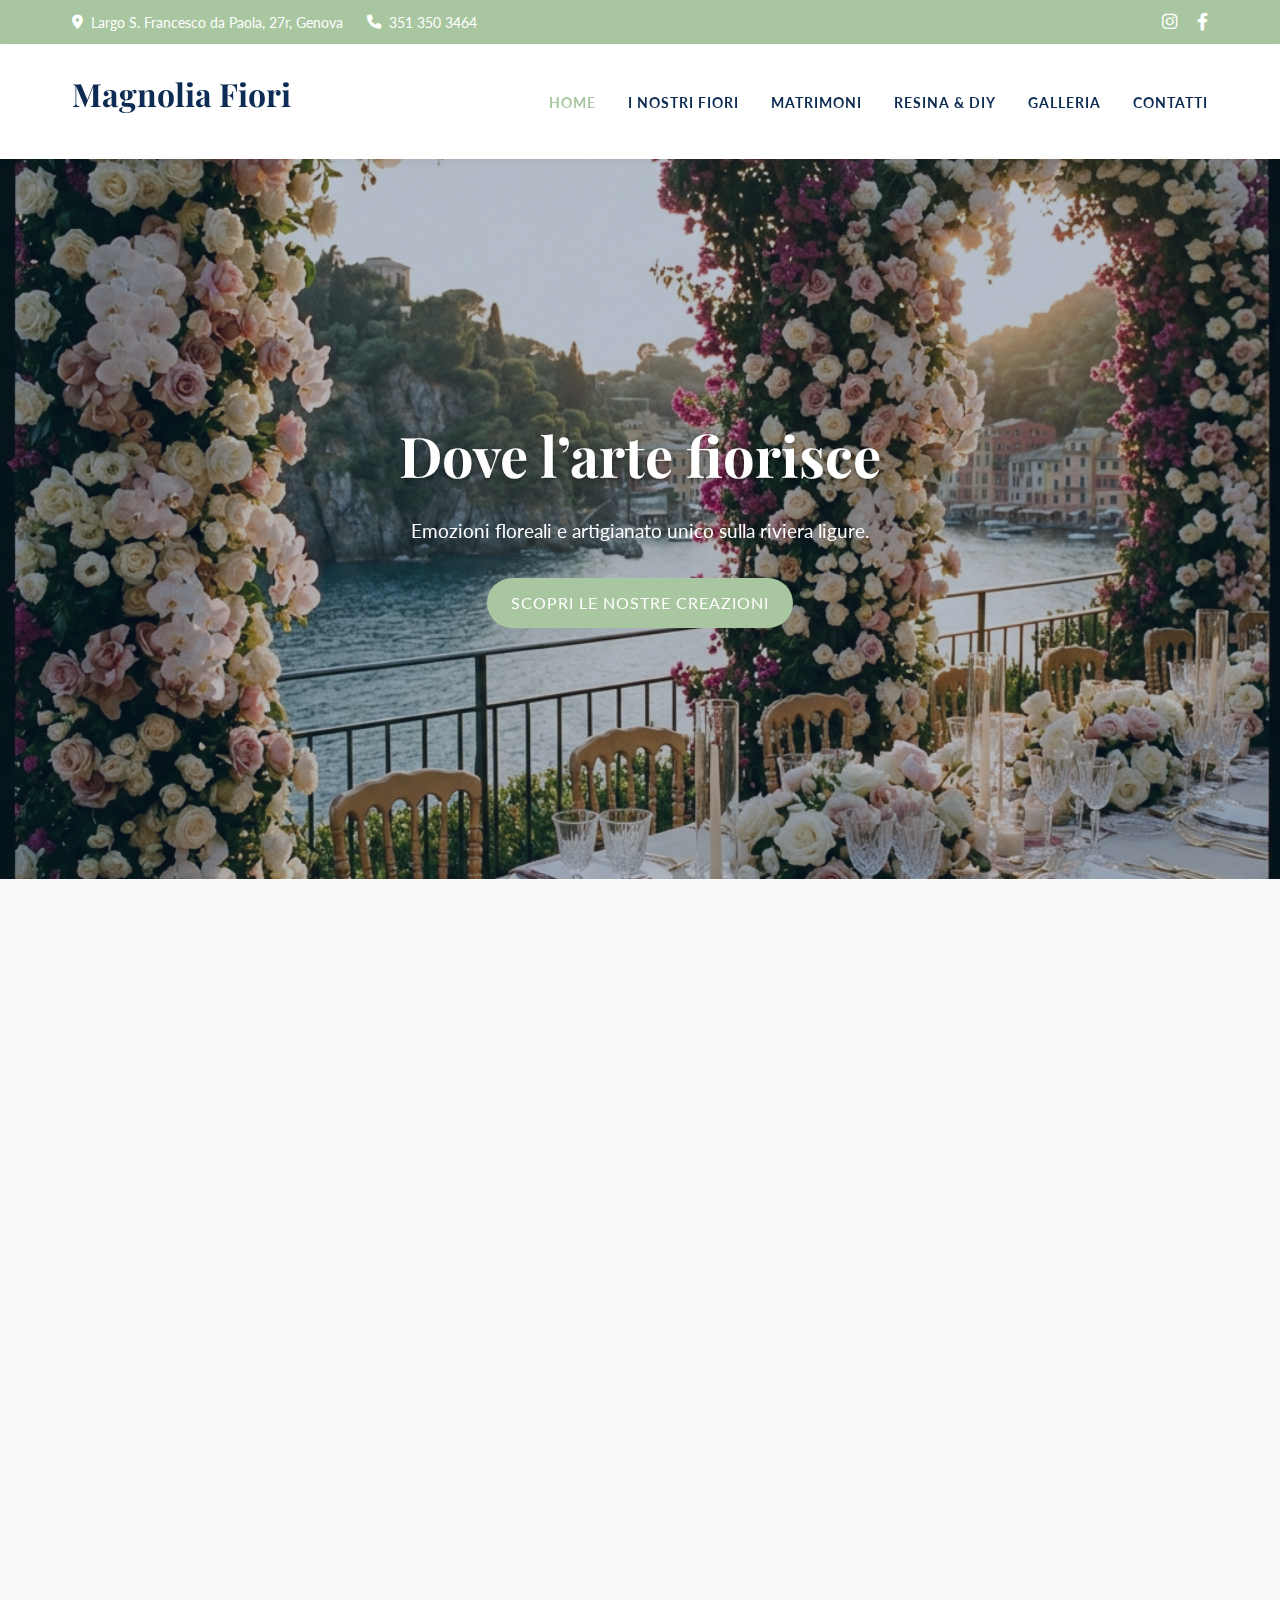
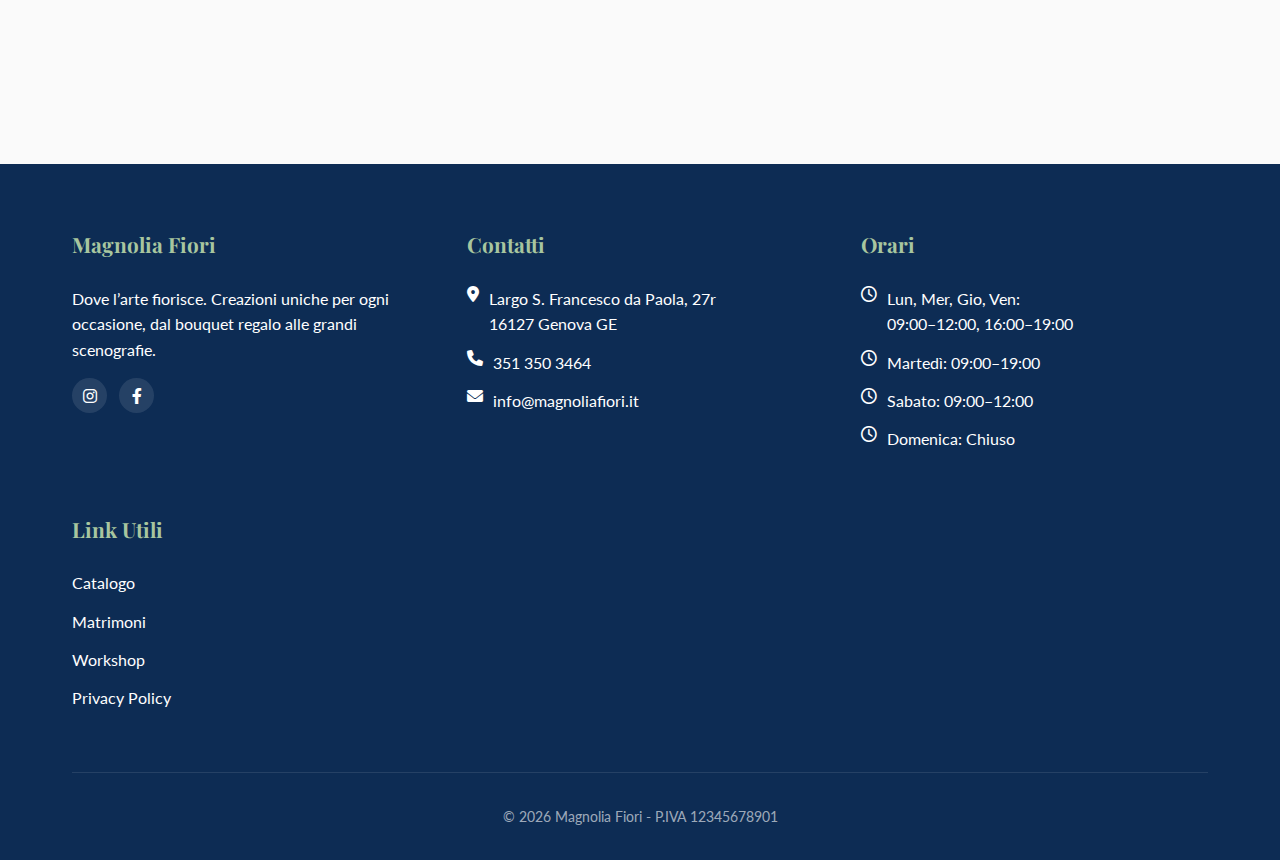
<file: index.html>
<!DOCTYPE html>
<html lang="it">

<head>
    <meta charset="UTF-8">
    <meta name="viewport" content="width=device-width, initial-scale=1.0">
    <title>Magnolia Fiori - Dove l’arte fiorisce</title>
    <meta name="description"
        content="Magnolia Fiori: design floreale esclusivo, allestimenti per matrimoni in Liguria e creazioni artigianali in resina.">

    <!-- Fonts -->
    <link rel="preconnect" href="https://fonts.googleapis.com">
    <link rel="preconnect" href="https://fonts.gstatic.com" crossorigin>
    <link
        href="https://fonts.googleapis.com/css2?family=Lato:wght@300;400;700&family=Playfair+Display:ital,wght@0,400;0,700;1,400&display=swap"
        rel="stylesheet">
    <link rel="stylesheet" href="https://cdnjs.cloudflare.com/ajax/libs/font-awesome/6.0.0/css/all.min.css">

    <!-- CSS -->
    <link rel="stylesheet" href="css/style.css">
</head>

<body>

    <!-- Top Bar -->
    <div class="top-bar">
        <div class="container">
            <div class="top-bar-contact">
                <span><i class="fas fa-map-marker-alt"></i> Largo S. Francesco da Paola, 27r, Genova</span>
                <span><i class="fas fa-phone"></i> 351 350 3464</span>
            </div>
            <div class="top-bar-socials">
                <a href="https://www.instagram.com/magnolia_fiorieco?igsh=YjJidnk3NGVuODh0" target="_blank"><i
                        class="fab fa-instagram"></i></a>
                <a href="https://www.facebook.com/MagnoliaFioriandc?rdid=bPSgxnzypCeqGjP2&share_url=https%3A%2F%2Fwww.facebook.com%2Fshare%2F18PchaWL8k%2F#"
                    target="_blank"><i class="fab fa-facebook-f"></i></a>
            </div>
        </div>
    </div>

    <!-- Header -->
    <header class="main-header">
        <div class="container header-container">
            <div class="logo">
                <a href="index.html">
                    <h1>Magnolia Fiori</h1>
                </a>
            </div>
            <nav class="nav-menu">
                <ul>
                    <li><a href="index.html" class="active">Home</a></li>
                    <li><a href="catalogo.html">I Nostri Fiori</a></li>
                    <li><a href="matrimoni.html">Matrimoni</a></li>
                    <li><a href="laboratorio.html">Resina & DIY</a></li>
                    <li><a href="galleria.html">Galleria</a></li>
                    <li><a href="contatti.html">Contatti</a></li>
                </ul>
            </nav>
            <div class="nav-toggle">
                <span></span>
                <span></span>
                <span></span>
            </div>
        </div>
    </header>

    <!-- Hero Section -->
    <section class="hero" style="background-image: url('assets/images/hero.png');">
        <div class="hero-overlay"></div>
        <div class="container hero-content fade-in">
            <h2>Dove l’arte fiorisce</h2>
            <p>Emozioni floreali e artigianato unico sulla riviera ligure.</p>
            <a href="catalogo.html" class="btn">Scopri le nostre creazioni</a>
        </div>
    </section>

    <!-- Intro Section -->
    <section class="section intro">
        <div class="container text-center fade-in">
            <span class="sage-circle-icon"></span>
            <h3>Benvenuti nel nostro mondo</h3>
            <p style="max-width: 800px; margin: 0 auto; margin-top: 1rem;">
                Ogni fiore racconta una storia. Da Magnolia Fiori, intrecciamo la bellezza della natura con la passione
                artigianale.
                Che si tratti del tuo giorno più bello, di un regalo speciale o di un pezzo unico in resina,
                mettiamo il cuore in ogni dettaglio.
            </p>
        </div>
    </section>

    <!-- Categories Preview -->
    <section class="section categories">
        <div class="container">
            <div class="category-grid">
                <!-- Shop Column -->
                <div class="category-card fade-in">
                    <div class="img-wrapper sage-circle">
                        <img src="assets/images/shop.png" alt="Il nostro negozio">
                    </div>
                    <h4>I Nostri Fiori</h4>
                    <p>Composizioni fresche e bouquet stagionali per ogni occasione.</p>
                    <a href="catalogo.html" class="btn-text">Vai al catalogo &rarr;</a>
                </div>

                <!-- Weddings Column -->
                <div class="category-card fade-in" style="transition-delay: 0.2s;">
                    <div class="img-wrapper sage-circle">
                        <img src="assets/images/hero.png" alt="Matrimoni ed Eventi">
                        <!-- Placeholder reused hero for now -->
                    </div>
                    <h4>Matrimoni & Eventi</h4>
                    <p>Scenografie da sogno per il tuo "Sì" sulla riviera.</p>
                    <a href="matrimoni.html" class="btn-text">Scopri di più &rarr;</a>
                </div>

                <!-- Resin Column -->
                <div class="category-card fade-in" style="transition-delay: 0.4s;">
                    <div class="img-wrapper sage-circle">
                        <img src="assets/images/resin.png" alt="Laboratorio Resina">
                    </div>
                    <h4>Laboratorio Resina</h4>
                    <p>Gioielli e oggetti unici con fiori veri eternati nella resina.</p>
                    <a href="laboratorio.html" class="btn-text">Esplora il laboratorio &rarr;</a>
                </div>
            </div>
        </div>
    </section>

    <!-- Footer -->
    <footer>
        <div class="container">
            <div class="footer-grid">
                <div class="footer-col">
                    <h4>Magnolia Fiori</h4>
                    <p>Dove l’arte fiorisce. Creazioni uniche per ogni occasione, dal bouquet regalo alle grandi
                        scenografie.</p>
                    <div class="social-icons-footer">
                        <a href="https://www.instagram.com/magnolia_fiorieco?igsh=YjJidnk3NGVuODh0" target="_blank"><i
                                class="fab fa-instagram"></i></a>
                        <a href="https://www.facebook.com/MagnoliaFioriandc?rdid=bPSgxnzypCeqGjP2&share_url=https%3A%2F%2Fwww.facebook.com%2Fshare%2F18PchaWL8k%2F#"
                            target="_blank"><i class="fab fa-facebook-f"></i></a>
                    </div>
                </div>
                <div class="footer-col">
                    <h4>Contatti</h4>
                    <ul>
                        <li><i class="fas fa-map-marker-alt"></i> Largo S. Francesco da Paola, 27r<br>16127 Genova GE
                        </li>
                        <li><i class="fas fa-phone"></i> 351 350 3464</li>
                        <li><i class="fas fa-envelope"></i> info@magnoliafiori.it</li>
                    </ul>
                </div>
                <div class="footer-col">
                    <h4>Orari</h4>
                    <ul>
                        <li><i class="far fa-clock"></i> Lun, Mer, Gio, Ven:<br>09:00–12:00, 16:00–19:00</li>
                        <li><i class="far fa-clock"></i> Martedì: 09:00–19:00</li>
                        <li><i class="far fa-clock"></i> Sabato: 09:00–12:00</li>
                        <li><i class="far fa-clock"></i> Domenica: Chiuso</li>
                    </ul>
                </div>
                <div class="footer-col">
                    <h4>Link Utili</h4>
                    <ul>
                        <li><a href="catalogo.html">Catalogo</a></li>
                        <li><a href="matrimoni.html">Matrimoni</a></li>
                        <li><a href="laboratorio.html">Workshop</a></li>
                        <li><a href="privacy.html">Privacy Policy</a></li>
                    </ul>
                </div>
            </div>
            <div class="footer-bottom">
                <p>&copy; 2026 Magnolia Fiori - P.IVA 12345678901</p>
            </div>
        </div>
    </footer>

    <script src="js/script.js"></script>

    <!-- Additional specialized CSS for structure -->
    <style>
        .main-header {
            padding: 1.5rem 0;
            background: #fff;
            box-shadow: 0 2px 10px rgba(0, 0, 0, 0.05);
            position: sticky;
            top: 0;
            z-index: 100;
        }

        .header-container {
            display: flex;
            justify-content: space-between;
            align-items: center;
        }

        .nav-menu ul {
            display: flex;
            gap: 2rem;
        }

        .nav-menu a {
            font-weight: 700;
            text-transform: uppercase;
            font-size: 0.9rem;
            letter-spacing: 1px;
        }

        .nav-menu a:hover,
        .nav-menu a.active {
            color: var(--color-sage);
        }

        .hero {
            height: 80vh;
            background-size: cover;
            background-position: center;
            position: relative;
            display: flex;
            align-items: center;
            justify-content: center;
            text-align: center;
            color: #fff;
        }

        .hero-overlay {
            position: absolute;
            top: 0;
            left: 0;
            width: 100%;
            height: 100%;
            background: rgba(13, 44, 84, 0.3);
        }

        /* Midnight blue tint */
        .hero-content {
            position: relative;
            z-index: 2;
        }

        .hero h2 {
            font-size: 3.5rem;
            margin-bottom: 1rem;
            color: #fff;
            text-shadow: 0 2px 4px rgba(0, 0, 0, 0.3);
        }

        .hero p {
            font-size: 1.2rem;
            margin-bottom: 2rem;
            max-width: 600px;
            margin-left: auto;
            margin-right: auto;
        }

        .category-grid {
            display: grid;
            grid-template-columns: repeat(auto-fit, minmax(300px, 1fr));
            gap: 3rem;
            text-align: center;
        }

        .category-card .img-wrapper {
            height: 300px;
            overflow: hidden;
            margin-bottom: 1.5rem;
            border-radius: 8px;
        }

        .category-card img {
            width: 100%;
            height: 100%;
            object-fit: cover;
            transition: transform 0.5s ease;
        }

        .category-card:hover img {
            transform: scale(1.05);
        }

        .btn-text {
            color: var(--color-midnight);
            font-weight: bold;
            text-decoration: underline;
        }
    </style>
</body>

</html>
</file>
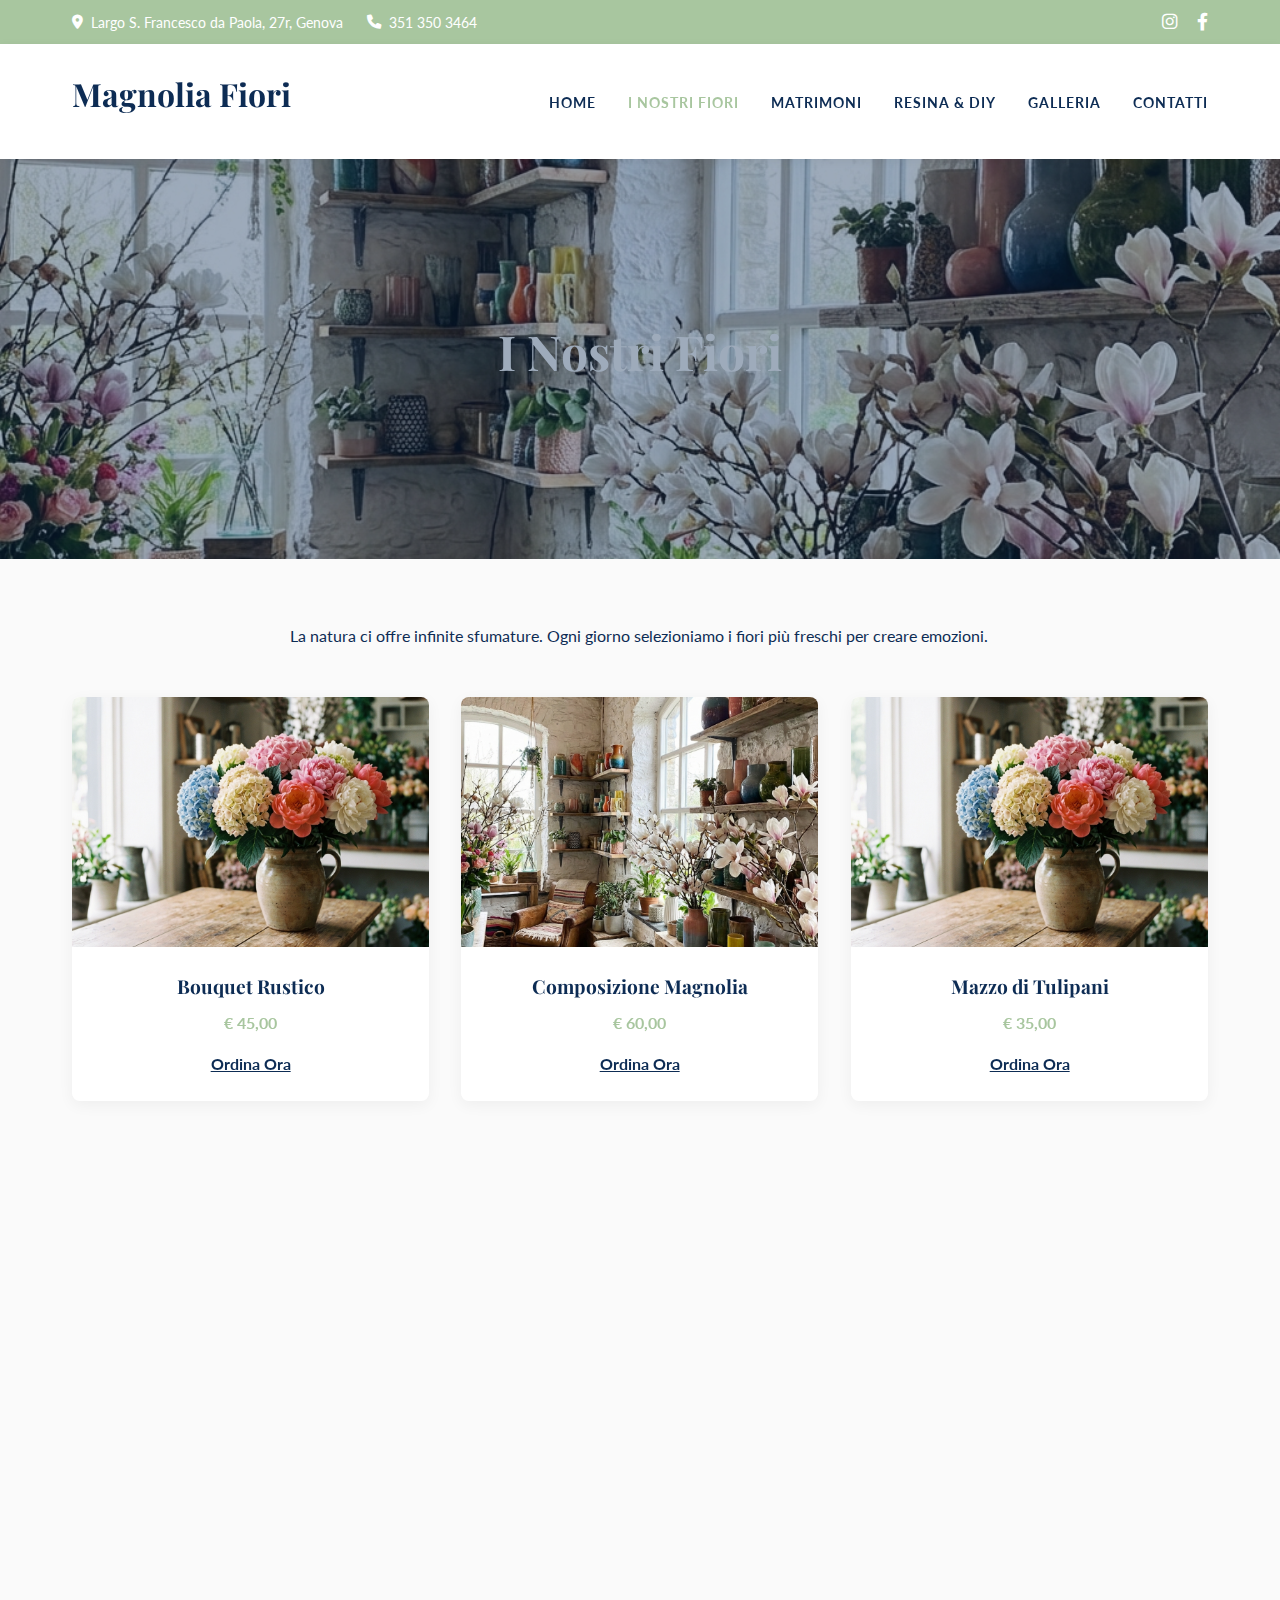
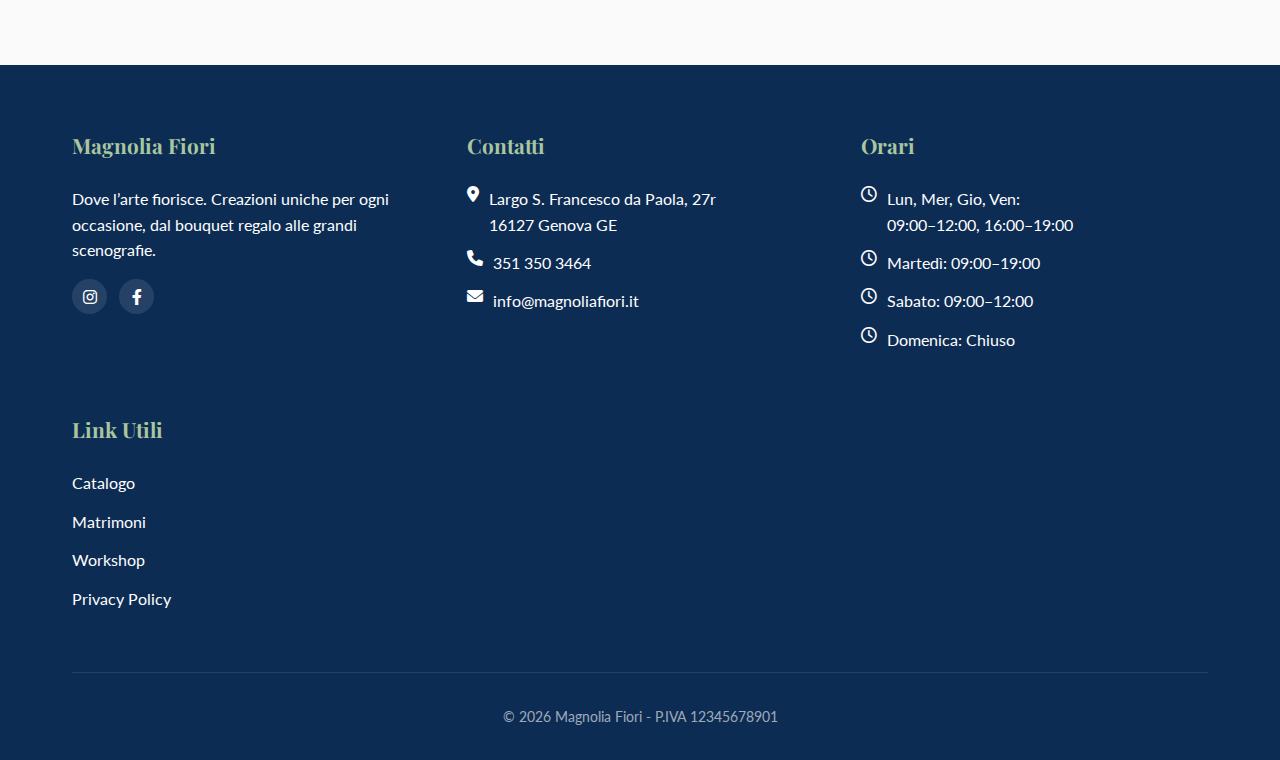
<file: catalogo.html>
<!DOCTYPE html>
<html lang="it">

<head>
    <meta charset="UTF-8">
    <meta name="viewport" content="width=device-width, initial-scale=1.0">
    <title>I Nostri Fiori - Magnolia Fiori</title>
    <meta name="description"
        content="Esplora la nostra collezione di fiori freschi, bouquet stagionali e composizioni uniche.">

    <link rel="preconnect" href="https://fonts.googleapis.com">
    <link rel="preconnect" href="https://fonts.gstatic.com" crossorigin>
    <link
        href="https://fonts.googleapis.com/css2?family=Lato:wght@300;400;700&family=Playfair+Display:ital,wght@0,400;0,700;1,400&display=swap"
        rel="stylesheet">

    <link rel="stylesheet" href="https://cdnjs.cloudflare.com/ajax/libs/font-awesome/6.0.0/css/all.min.css">
    <link rel="stylesheet" href="css/style.css">
    <style>
        .page-header {
            background-image: url('assets/images/shop.png');
            background-size: cover;
            background-position: center;
            height: 400px;
            display: flex;
            align-items: center;
            justify-content: center;
            position: relative;
            color: #fff;
        }

        .page-header::after {
            content: '';
            position: absolute;
            inset: 0;
            background: rgba(13, 44, 84, 0.4);
        }

        .page-header h2 {
            font-size: 3rem;
            position: relative;
            z-index: 2;
            color: #fff;
            text-align: center;
        }

        .catalog-grid {
            display: grid;
            grid-template-columns: repeat(auto-fill, minmax(280px, 1fr));
            gap: 2rem;
            margin-top: 3rem;
        }

        .product-card {
            background: #fff;
            border-radius: 8px;
            overflow: hidden;
            box-shadow: 0 4px 15px rgba(0, 0, 0, 0.05);
            transition: transform 0.3s ease;
        }

        .product-card:hover {
            transform: translateY(-5px);
        }

        .product-img {
            height: 250px;
            overflow: hidden;
        }

        .product-img img {
            width: 100%;
            height: 100%;
            object-fit: cover;
        }

        .product-info {
            padding: 1.5rem;
            text-align: center;
        }

        .product-info h3 {
            font-size: 1.2rem;
            margin-bottom: 0.5rem;
            font-family: var(--font-heading);
        }

        .product-info .price {
            color: var(--color-sage);
            font-weight: bold;
            margin-bottom: 1rem;
            display: block;
        }
    </style>
</head>

<body>

    <div class="top-bar">
        <div class="container">
            <div class="top-bar-contact">
                <span><i class="fas fa-map-marker-alt"></i> Largo S. Francesco da Paola, 27r, Genova</span>
                <span><i class="fas fa-phone"></i> 351 350 3464</span>
            </div>
            <div class="top-bar-socials">
                <a href="https://www.instagram.com/magnolia_fiorieco?igsh=YjJidnk3NGVuODh0" target="_blank"><i
                        class="fab fa-instagram"></i></a>
                <a href="https://www.facebook.com/MagnoliaFioriandc?rdid=bPSgxnzypCeqGjP2&share_url=https%3A%2F%2Fwww.facebook.com%2Fshare%2F18PchaWL8k%2F#"
                    target="_blank"><i class="fab fa-facebook-f"></i></a>
            </div>
        </div>
    </div>

    <header class="main-header">
        <div class="container header-container">
            <div class="logo"><a href="index.html">
                    <h1>Magnolia Fiori</h1>
                </a></div>
            <nav class="nav-menu">
                <ul>
                    <li><a href="index.html">Home</a></li>
                    <li><a href="catalogo.html" class="active">I Nostri Fiori</a></li>
                    <li><a href="matrimoni.html">Matrimoni</a></li>
                    <li><a href="laboratorio.html">Resina & DIY</a></li>
                    <li><a href="galleria.html">Galleria</a></li>
                    <li><a href="contatti.html">Contatti</a></li>
                </ul>
            </nav>
            <div class="nav-toggle"><span></span><span></span><span></span></div>
        </div>
    </header>

    <div class="page-header">
        <div class="fade-in">
            <h2>I Nostri Fiori</h2>
        </div>
    </div>

    <section class="section">
        <div class="container">
            <div class="intro text-center" style="max-width: 700px; margin: 0 auto;">
                <p>La natura ci offre infinite sfumature. Ogni giorno selezioniamo i fiori più freschi per creare
                    emozioni.</p>
            </div>

            <div class="catalog-grid">
                <!-- Product 1 -->
                <div class="product-card fade-in">
                    <div class="product-img">
                        <img src="assets/images/shop_detail_1.png" alt="Bouquet Rustico">
                    </div>
                    <div class="product-info">
                        <h3>Bouquet Rustico</h3>
                        <span class="price">€ 45,00</span>
                        <a href="#" class="btn-text">Ordina Ora</a>
                    </div>
                </div>

                <!-- Product 2 (Placeholder) -->
                <div class="product-card fade-in">
                    <div class="product-img">
                        <img src="assets/images/shop.png" alt="Composizione Magnolia">
                    </div>
                    <div class="product-info">
                        <h3>Composizione Magnolia</h3>
                        <span class="price">€ 60,00</span>
                        <a href="#" class="btn-text">Ordina Ora</a>
                    </div>
                </div>

                <!-- Product 3 (Placeholder) -->
                <div class="product-card fade-in">
                    <div class="product-img">
                        <img src="assets/images/shop_detail_1.png" alt="Mazzo di Tulipani">
                    </div>
                    <div class="product-info">
                        <h3>Mazzo di Tulipani</h3>
                        <span class="price">€ 35,00</span>
                        <a href="#" class="btn-text">Ordina Ora</a>
                    </div>
                </div>

                <!-- Product 4 (Placeholder) -->
                <div class="product-card fade-in">
                    <div class="product-img">
                        <img src="assets/images/shop.png" alt="Vaso in Ceramica">
                    </div>
                    <div class="product-info">
                        <h3>Vaso in Ceramica</h3>
                        <span class="price">€ 25,00</span>
                        <a href="#" class="btn-text">Ordina Ora</a>
                    </div>
                </div>
            </div>
        </div>
    </section>

    <footer>
        <div class="container">
            <div class="footer-grid">
                <div class="footer-col">
                    <h4>Magnolia Fiori</h4>
                    <p>Dove l’arte fiorisce. Creazioni uniche per ogni occasione, dal bouquet regalo alle grandi
                        scenografie.</p>
                    <div class="social-icons-footer">
                        <a href="https://www.instagram.com/magnolia_fiorieco?igsh=YjJidnk3NGVuODh0" target="_blank"><i
                                class="fab fa-instagram"></i></a>
                        <a href="https://www.facebook.com/MagnoliaFioriandc?rdid=bPSgxnzypCeqGjP2&share_url=https%3A%2F%2Fwww.facebook.com%2Fshare%2F18PchaWL8k%2F#"
                            target="_blank"><i class="fab fa-facebook-f"></i></a>
                    </div>
                </div>
                <div class="footer-col">
                    <h4>Contatti</h4>
                    <ul>
                        <li><i class="fas fa-map-marker-alt"></i> Largo S. Francesco da Paola, 27r<br>16127 Genova GE
                        </li>
                        <li><i class="fas fa-phone"></i> 351 350 3464</li>
                        <li><i class="fas fa-envelope"></i> info@magnoliafiori.it</li>
                    </ul>
                </div>
                <div class="footer-col">
                    <h4>Orari</h4>
                    <ul>
                        <li><i class="far fa-clock"></i> Lun, Mer, Gio, Ven:<br>09:00–12:00, 16:00–19:00</li>
                        <li><i class="far fa-clock"></i> Martedì: 09:00–19:00</li>
                        <li><i class="far fa-clock"></i> Sabato: 09:00–12:00</li>
                        <li><i class="far fa-clock"></i> Domenica: Chiuso</li>
                    </ul>
                </div>
                <div class="footer-col">
                    <h4>Link Utili</h4>
                    <ul>
                        <li><a href="catalogo.html">Catalogo</a></li>
                        <li><a href="matrimoni.html">Matrimoni</a></li>
                        <li><a href="laboratorio.html">Workshop</a></li>
                        <li><a href="privacy.html">Privacy Policy</a></li>
                    </ul>
                </div>
            </div>
            <div class="footer-bottom">
                <p>&copy; 2026 Magnolia Fiori - P.IVA 12345678901</p>
            </div>
        </div>
    </footer>

    <script src="js/script.js"></script>
</body>

</html>
</file>
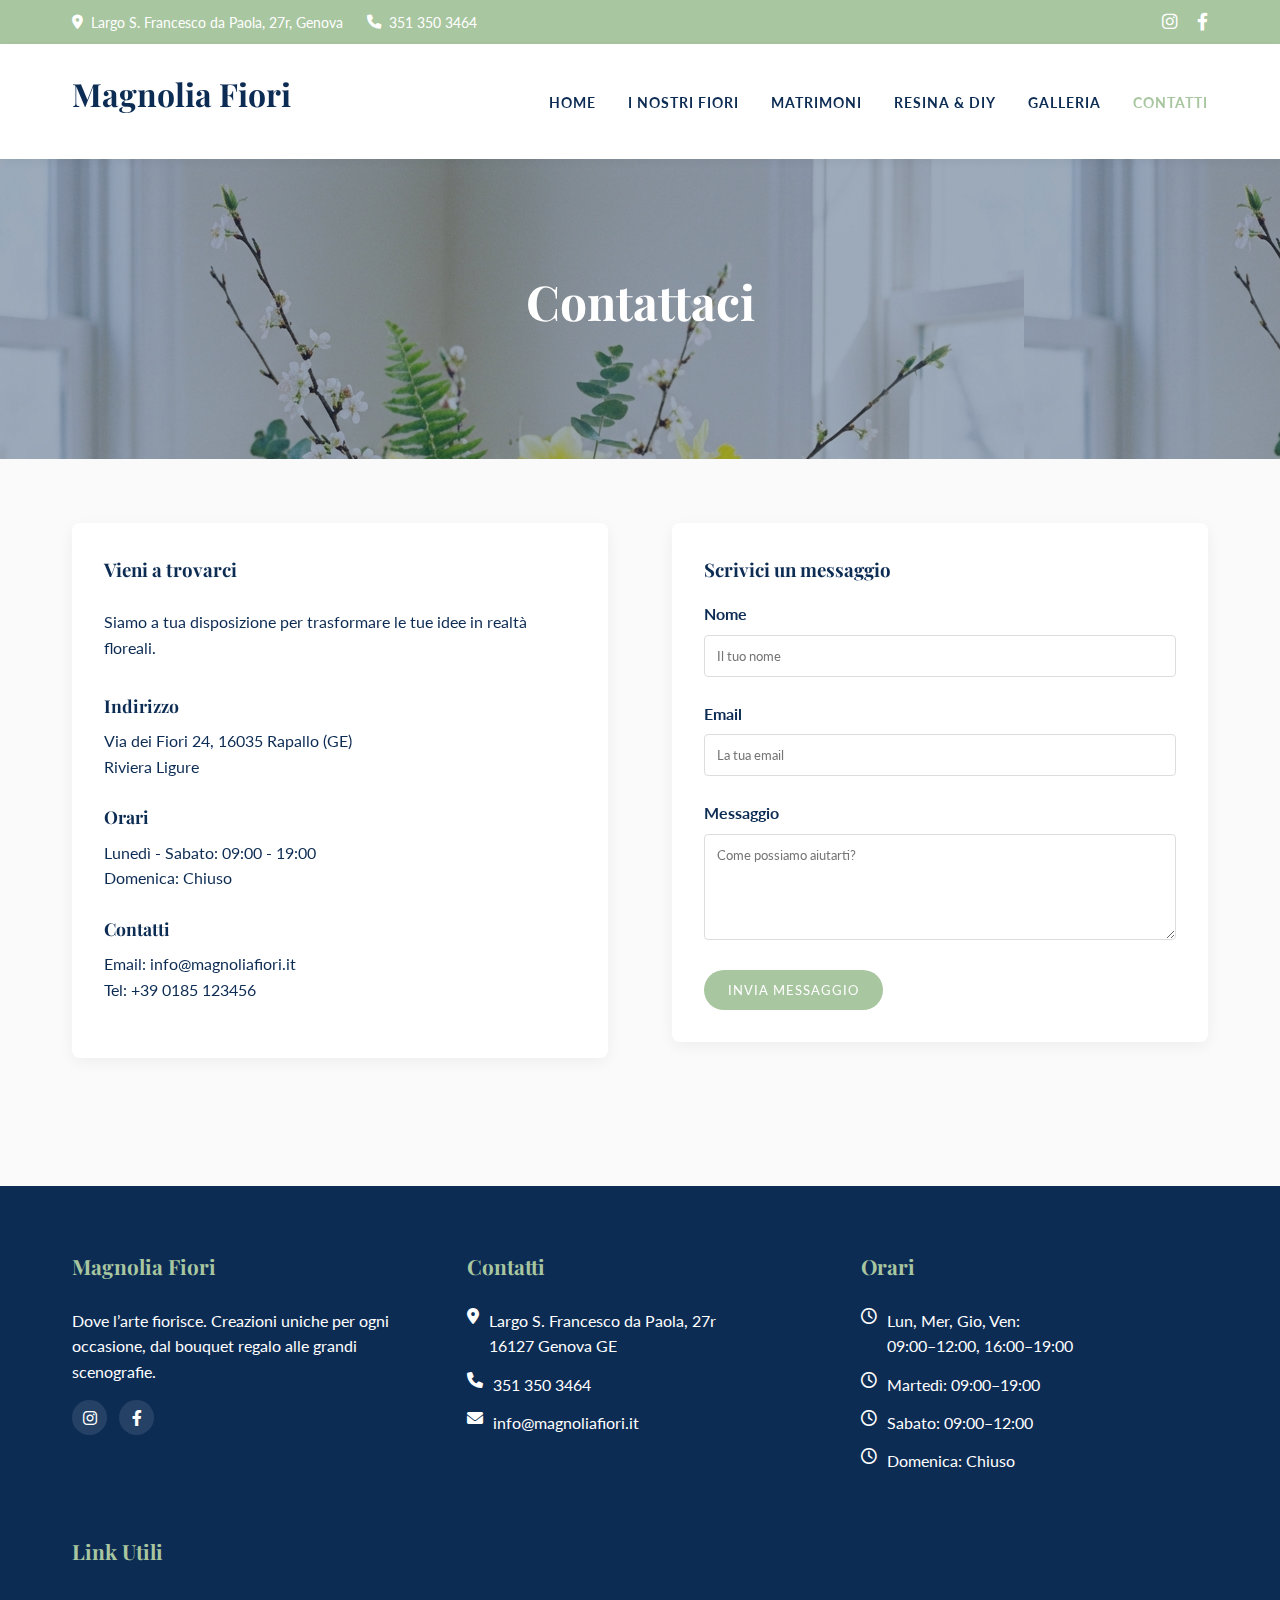
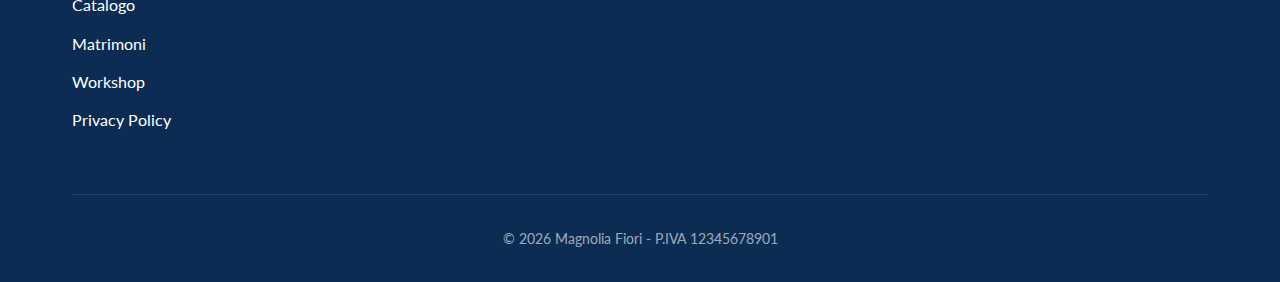
<file: contatti.html>
<!DOCTYPE html>
<html lang="it">

<head>
    <meta charset="UTF-8">
    <meta name="viewport" content="width=device-width, initial-scale=1.0">
    <title>Contatti - Magnolia Fiori</title>
    <meta name="description"
        content="Contattaci per preventivi, ordini personalizzati o per prenotare un appuntamento.">

    <link rel="preconnect" href="https://fonts.googleapis.com">
    <link rel="preconnect" href="https://fonts.gstatic.com" crossorigin>
    <link
        href="https://fonts.googleapis.com/css2?family=Lato:wght@300;400;700&family=Playfair+Display:ital,wght@0,400;0,700;1,400&display=swap"
        rel="stylesheet">

    <link rel="stylesheet" href="https://cdnjs.cloudflare.com/ajax/libs/font-awesome/6.0.0/css/all.min.css">
    <link rel="stylesheet" href="css/style.css">
    <style>
        .contact-section {
            display: grid;
            grid-template-columns: 1fr 1fr;
            gap: 4rem;
            align-items: start;
        }

        .contact-info {
            background-color: #fff;
            padding: 2rem;
            border-radius: 8px;
            box-shadow: 0 4px 15px rgba(0, 0, 0, 0.05);
        }

        .contact-info h3 {
            margin-bottom: 1.5rem;
        }

        .info-item {
            margin-bottom: 1.5rem;
        }

        .info-item strong {
            display: block;
            color: var(--color-midnight);
            font-family: var(--font-heading);
            font-size: 1.1rem;
            margin-bottom: 0.5rem;
        }

        .contact-form {
            background-color: #fff;
            padding: 2rem;
            border-radius: 8px;
            box-shadow: 0 4px 15px rgba(0, 0, 0, 0.05);
        }

        .form-group {
            margin-bottom: 1.5rem;
        }

        .form-group label {
            display: block;
            margin-bottom: 0.5rem;
            font-weight: bold;
            color: var(--color-midnight);
        }

        .form-group input,
        .form-group textarea {
            width: 100%;
            padding: 12px;
            border: 1px solid #ddd;
            border-radius: 4px;
            font-family: var(--font-body);
            transition: border-color 0.3s ease;
        }

        .form-group input:focus,
        .form-group textarea:focus {
            border-color: var(--color-sage);
            outline: none;
        }

        @media (max-width: 768px) {
            .contact-section {
                grid-template-columns: 1fr;
            }
        }
    </style>
</head>

<body>

    <div class="top-bar">
        <div class="container">
            <div class="top-bar-contact">
                <span><i class="fas fa-map-marker-alt"></i> Largo S. Francesco da Paola, 27r, Genova</span>
                <span><i class="fas fa-phone"></i> 351 350 3464</span>
            </div>
            <div class="top-bar-socials">
                <a href="https://www.instagram.com/magnolia_fiorieco?igsh=YjJidnk3NGVuODh0" target="_blank"><i
                        class="fab fa-instagram"></i></a>
                <a href="https://www.facebook.com/MagnoliaFioriandc?rdid=bPSgxnzypCeqGjP2&share_url=https%3A%2F%2Fwww.facebook.com%2Fshare%2F18PchaWL8k%2F#"
                    target="_blank"><i class="fab fa-facebook-f"></i></a>
            </div>
        </div>
    </div>

    <header class="main-header">
        <div class="container header-container">
            <div class="logo"><a href="index.html">
                    <h1>Magnolia Fiori</h1>
                </a></div>
            <nav class="nav-menu">
                <ul>
                    <li><a href="index.html">Home</a></li>
                    <li><a href="catalogo.html">I Nostri Fiori</a></li>
                    <li><a href="matrimoni.html">Matrimoni</a></li>
                    <li><a href="laboratorio.html">Resina & DIY</a></li>
                    <li><a href="galleria.html">Galleria</a></li>
                    <li><a href="contatti.html" class="active">Contatti</a></li>
                </ul>
            </nav>
            <div class="nav-toggle"><span></span><span></span><span></span></div>
        </div>
    </header>

    <div class="page-header"
        style="background-image: url('assets/images/contact_hero.png'); height: 300px; display: flex; align-items: center; justify-content: center; position: relative; color: #fff;">
        <div style="position: absolute; inset:0; background: rgba(13,44,84,0.4);"></div>
        <div class="fade-in" style="position: relative; z-index: 2;">
            <h2 style="font-size: 3rem; color: #fff;">Contattaci</h2>
        </div>
    </div>

    <section class="section">
        <div class="container">
            <div class="contact-section">
                <!-- Contact Info -->
                <div class="contact-info fade-in">
                    <h3>Vieni a trovarci</h3>
                    <p style="margin-bottom: 2rem;">Siamo a tua disposizione per trasformare le tue idee in realtà
                        floreali.</p>

                    <div class="info-item">
                        <strong>Indirizzo</strong>
                        <p>Via dei Fiori 24, 16035 Rapallo (GE)<br>Riviera Ligure</p>
                    </div>

                    <div class="info-item">
                        <strong>Orari</strong>
                        <p>Lunedì - Sabato: 09:00 - 19:00<br>Domenica: Chiuso</p>
                    </div>

                    <div class="info-item">
                        <strong>Contatti</strong>
                        <p>Email: info@magnoliafiori.it<br>Tel: +39 0185 123456</p>
                    </div>
                </div>

                <!-- Contact Form -->
                <div class="contact-form fade-in" style="transition-delay: 0.2s;">
                    <h3>Scrivici un messaggio</h3>
                    <form action="#" method="POST">
                        <div class="form-group">
                            <label for="name">Nome</label>
                            <input type="text" id="name" name="name" required placeholder="Il tuo nome">
                        </div>
                        <div class="form-group">
                            <label for="email">Email</label>
                            <input type="email" id="email" name="email" required placeholder="La tua email">
                        </div>
                        <div class="form-group">
                            <label for="message">Messaggio</label>
                            <textarea id="message" name="message" rows="5" required
                                placeholder="Come possiamo aiutarti?"></textarea>
                        </div>
                        <button type="submit" class="btn">Invia Messaggio</button>
                    </form>
                </div>
            </div>
        </div>
    </section>

    <footer>
        <div class="container">
            <div class="footer-grid">
                <div class="footer-col">
                    <h4>Magnolia Fiori</h4>
                    <p>Dove l’arte fiorisce. Creazioni uniche per ogni occasione, dal bouquet regalo alle grandi
                        scenografie.</p>
                    <div class="social-icons-footer">
                        <a href="https://www.instagram.com/magnolia_fiorieco?igsh=YjJidnk3NGVuODh0" target="_blank"><i
                                class="fab fa-instagram"></i></a>
                        <a href="https://www.facebook.com/MagnoliaFioriandc?rdid=bPSgxnzypCeqGjP2&share_url=https%3A%2F%2Fwww.facebook.com%2Fshare%2F18PchaWL8k%2F#"
                            target="_blank"><i class="fab fa-facebook-f"></i></a>
                    </div>
                </div>
                <div class="footer-col">
                    <h4>Contatti</h4>
                    <ul>
                        <li><i class="fas fa-map-marker-alt"></i> Largo S. Francesco da Paola, 27r<br>16127 Genova GE
                        </li>
                        <li><i class="fas fa-phone"></i> 351 350 3464</li>
                        <li><i class="fas fa-envelope"></i> info@magnoliafiori.it</li>
                    </ul>
                </div>
                <div class="footer-col">
                    <h4>Orari</h4>
                    <ul>
                        <li><i class="far fa-clock"></i> Lun, Mer, Gio, Ven:<br>09:00–12:00, 16:00–19:00</li>
                        <li><i class="far fa-clock"></i> Martedì: 09:00–19:00</li>
                        <li><i class="far fa-clock"></i> Sabato: 09:00–12:00</li>
                        <li><i class="far fa-clock"></i> Domenica: Chiuso</li>
                    </ul>
                </div>
                <div class="footer-col">
                    <h4>Link Utili</h4>
                    <ul>
                        <li><a href="catalogo.html">Catalogo</a></li>
                        <li><a href="matrimoni.html">Matrimoni</a></li>
                        <li><a href="laboratorio.html">Workshop</a></li>
                        <li><a href="privacy.html">Privacy Policy</a></li>
                    </ul>
                </div>
            </div>
            <div class="footer-bottom">
                <p>&copy; 2026 Magnolia Fiori - P.IVA 12345678901</p>
            </div>
        </div>
    </footer>

    <script src="js/script.js"></script>
</body>

</html>
</file>
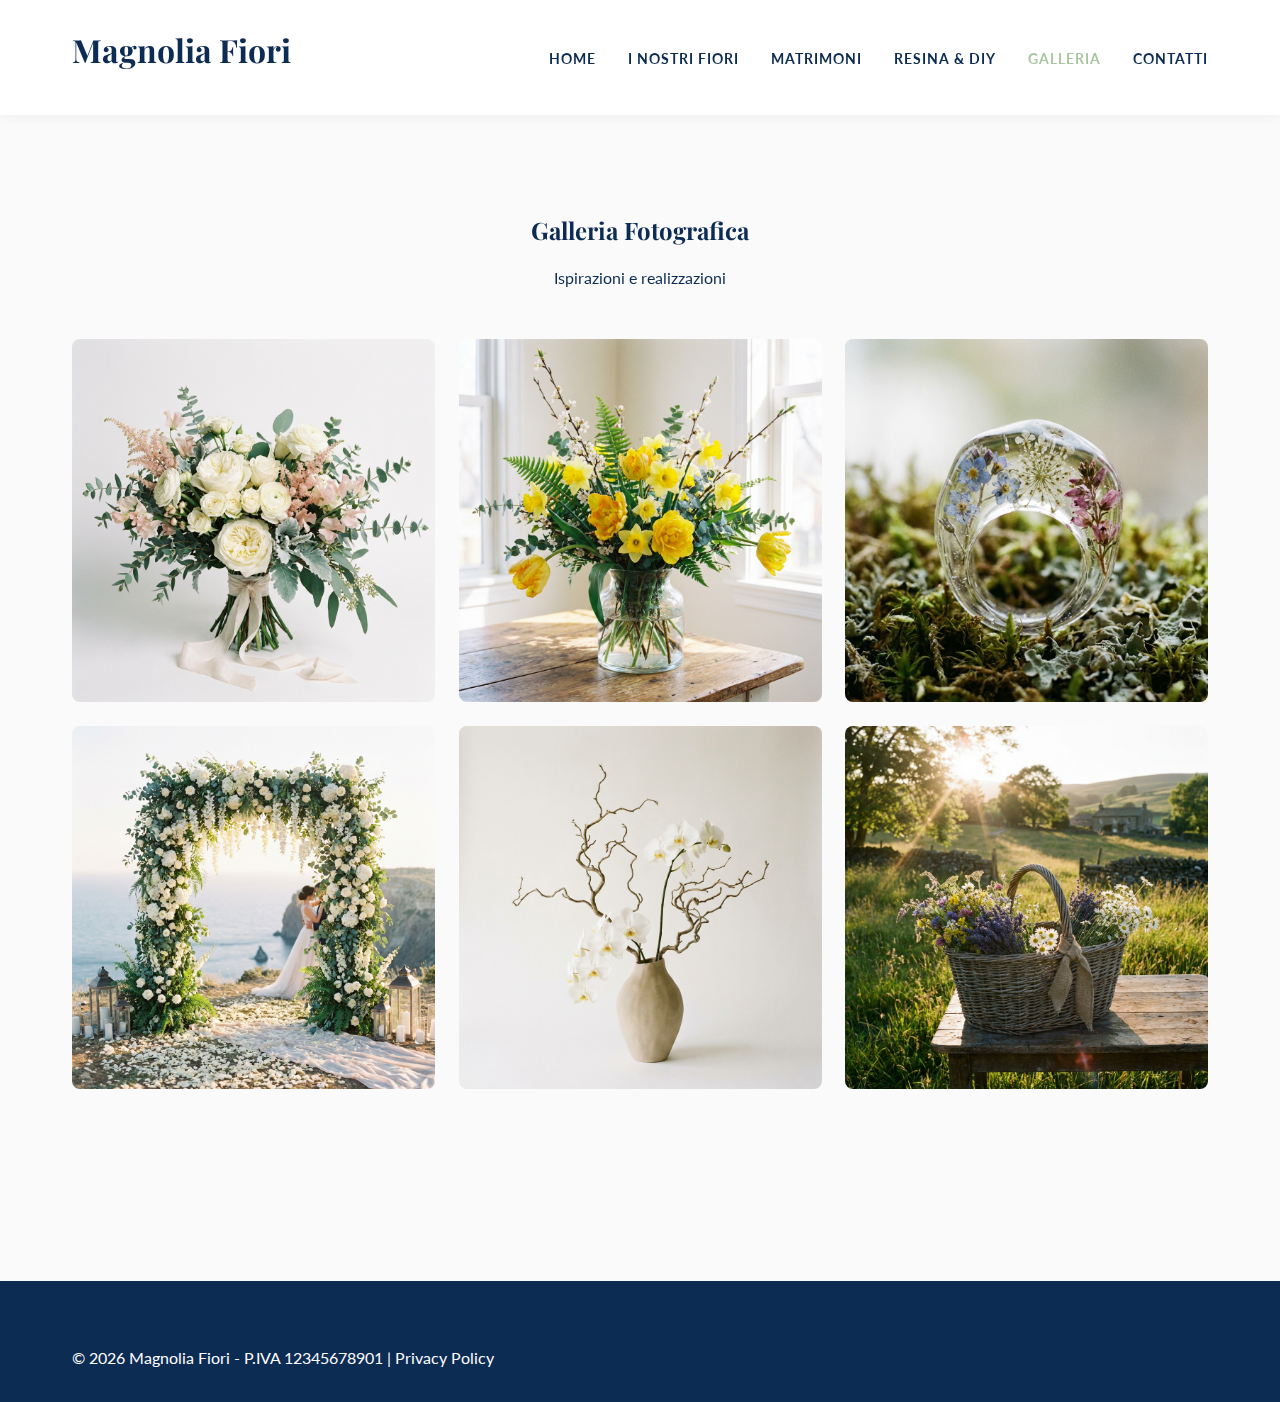
<file: galleria.html>
<!DOCTYPE html>
<html lang="it">

<head>
    <meta charset="UTF-8">
    <meta name="viewport" content="width=device-width, initial-scale=1.0">
    <title>Galleria - Magnolia Fiori</title>
    <meta name="description" content="Una selezione delle nostre migliori creazioni floreali.">

    <link rel="preconnect" href="https://fonts.googleapis.com">
    <link rel="preconnect" href="https://fonts.gstatic.com" crossorigin>
    <link
        href="https://fonts.googleapis.com/css2?family=Lato:wght@300;400;700&family=Playfair+Display:ital,wght@0,400;0,700;1,400&display=swap"
        rel="stylesheet">

    <link rel="stylesheet" href="css/style.css">
    <style>
        .gallery-header {
            padding: 6rem 0 3rem 0;
            text-align: center;
            background-color: var(--color-off-white);
        }

        .gallery-grid {
            display: grid;
            grid-template-columns: repeat(auto-fill, minmax(300px, 1fr));
            gap: 1.5rem;
            padding-bottom: 4rem;
        }

        .gallery-item {
            position: relative;
            overflow: hidden;
            border-radius: 8px;
            aspect-ratio: 1;
            /* Square images */
            cursor: pointer;
        }

        .gallery-item img {
            width: 100%;
            height: 100%;
            object-fit: cover;
            transition: transform 0.6s ease;
        }

        .gallery-item:hover img {
            transform: scale(1.1);
        }

        .gallery-overlay {
            position: absolute;
            inset: 0;
            background: rgba(13, 44, 84, 0.7);
            display: flex;
            align-items: center;
            justify-content: center;
            opacity: 0;
            transition: opacity 0.3s ease;
        }

        .gallery-item:hover .gallery-overlay {
            opacity: 1;
        }

        .gallery-overlay span {
            color: #fff;
            font-family: var(--font-heading);
            font-size: 1.5rem;
            font-style: italic;
        }
    </style>
</head>

<body>

    <header class="main-header">
        <div class="container header-container">
            <div class="logo"><a href="index.html">
                    <h1>Magnolia Fiori</h1>
                </a></div>
            <nav class="nav-menu">
                <ul>
                    <li><a href="index.html">Home</a></li>
                    <li><a href="catalogo.html">I Nostri Fiori</a></li>
                    <li><a href="matrimoni.html">Matrimoni</a></li>
                    <li><a href="laboratorio.html">Resina & DIY</a></li>
                    <li><a href="galleria.html" class="active">Galleria</a></li>
                    <li><a href="contatti.html">Contatti</a></li>
                </ul>
            </nav>
            <div class="nav-toggle"><span></span><span></span><span></span></div>
        </div>
    </header>

    <div class="gallery-header">
        <div class="container fade-in">
            <h2>Galleria Fotografica</h2>
            <p>Ispirazioni e realizzazioni</p>
        </div>
    </div>

    <section class="section" style="padding-top: 0;">
        <div class="container">
            <div class="gallery-grid">
                <!-- Gallery Item 1 -->
                <div class="gallery-item fade-in">
                    <img src="assets/images/gallery_1.png" alt="Bouquet Sposa">
                    <div class="gallery-overlay"><span>Matrimoni</span></div>
                </div>
                <!-- Gallery Item 2 -->
                <div class="gallery-item fade-in">
                    <img src="assets/images/gallery_2.png" alt="Centrotavola">
                    <div class="gallery-overlay"><span>Eventi</span></div>
                </div>
                <!-- Gallery Item 3 -->
                <div class="gallery-item fade-in">
                    <img src="assets/images/gallery_3.png" alt="Resina">
                    <div class="gallery-overlay"><span>Resina</span></div>
                </div>
                <!-- Gallery Item 4 -->
                <div class="gallery-item fade-in">
                    <img src="assets/images/gallery_4.png" alt="Arco Floreale">
                    <div class="gallery-overlay"><span>Allestimenti</span></div>
                </div>
                <!-- Gallery Item 5 -->
                <div class="gallery-item fade-in">
                    <img src="assets/images/gallery_5.png" alt="Composizione Vaso">
                    <div class="gallery-overlay"><span>Home Decor</span></div>
                </div>
                <!-- Gallery Item 6 -->
                <div class="gallery-item fade-in">
                    <img src="assets/images/gallery_6.png" alt="Dettagli">
                    <div class="gallery-overlay"><span>Dettagli</span></div>
                </div>
            </div>
        </div>
    </section>

    <footer>
        <div class="container">
            <p>&copy; 2026 Magnolia Fiori - P.IVA 12345678901 | <a href="privacy.html">Privacy Policy</a></p>
        </div>
    </footer>

    <script src="js/script.js"></script>
</body>

</html>
</file>
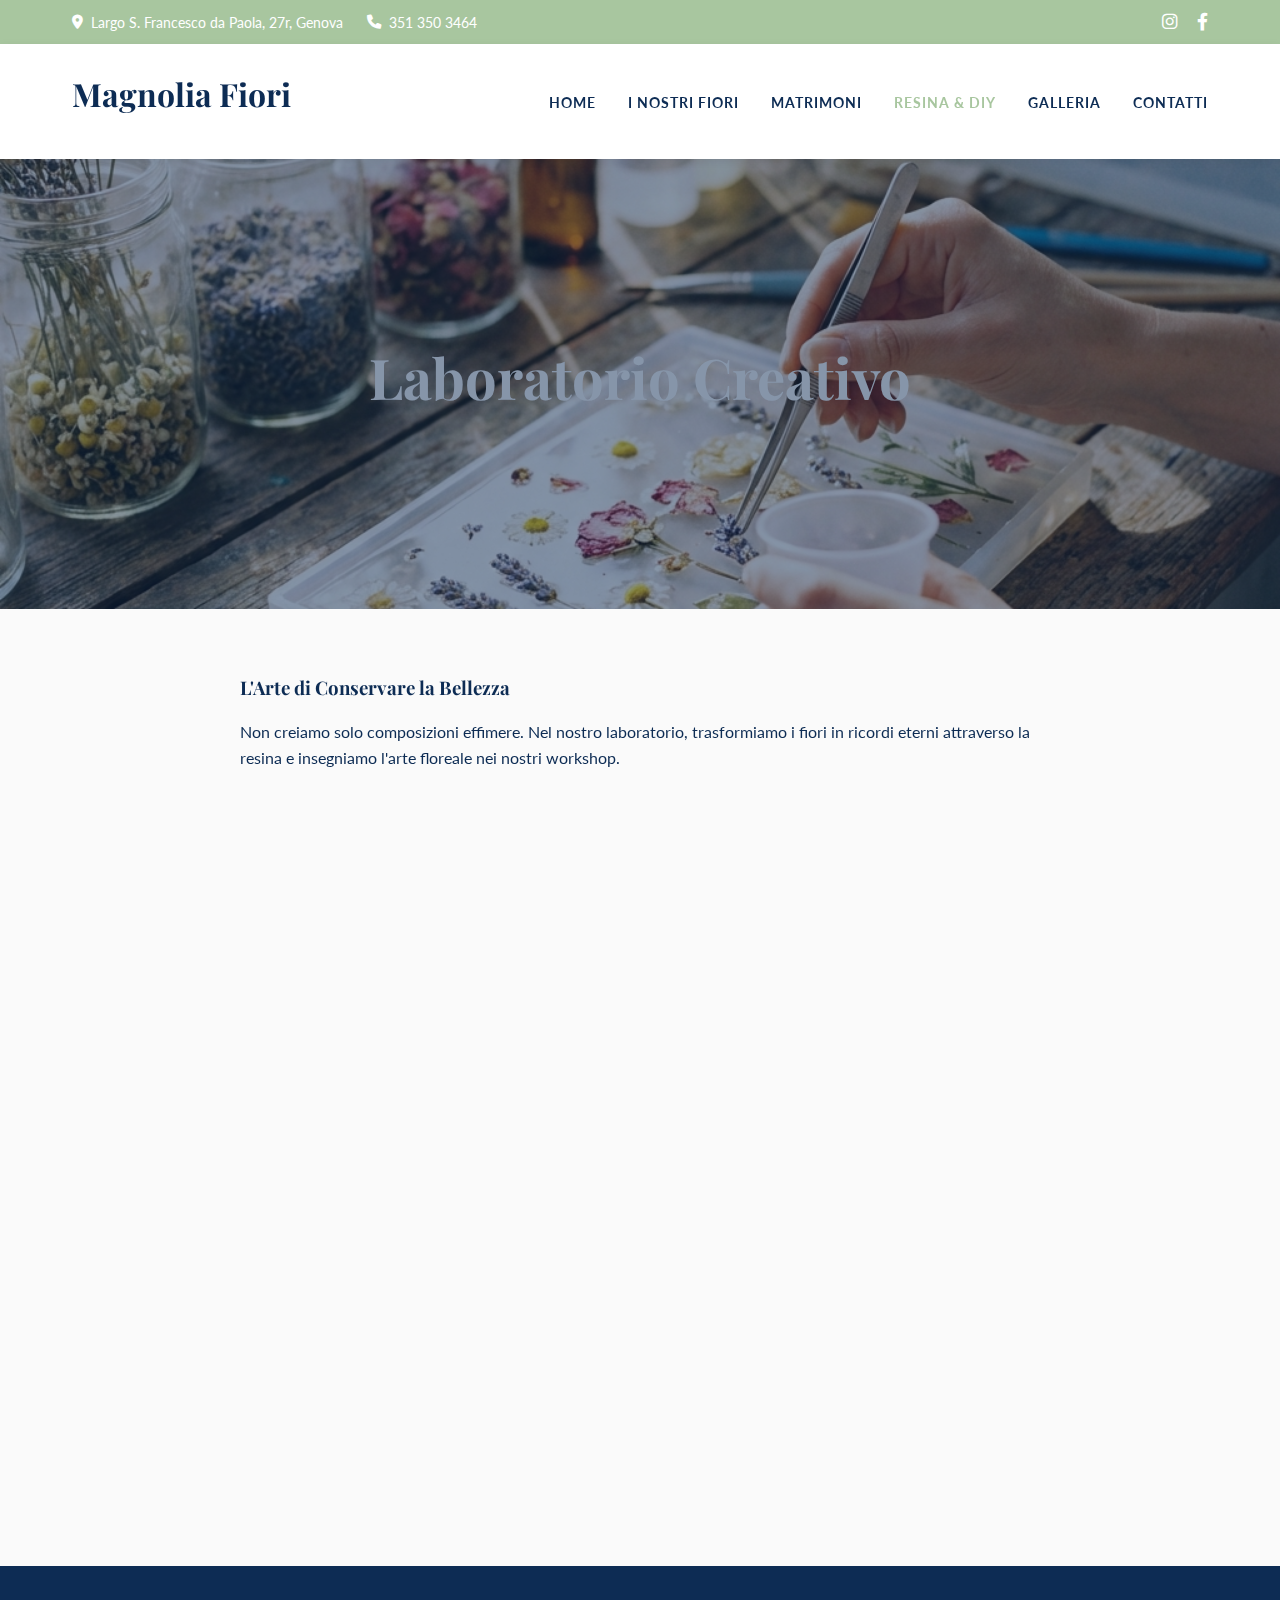
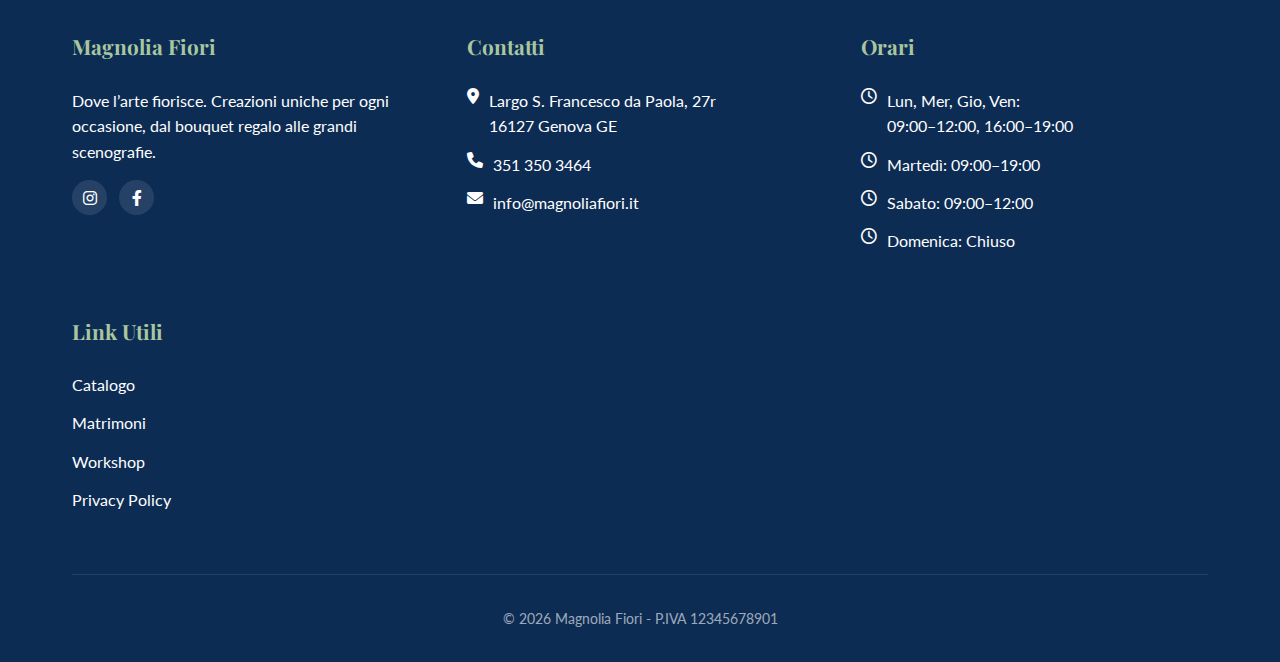
<file: laboratorio.html>
<!DOCTYPE html>
<html lang="it">

<head>
    <meta charset="UTF-8">
    <meta name="viewport" content="width=device-width, initial-scale=1.0">
    <title>Laboratorio Resina & DIY - Magnolia Fiori</title>
    <meta name="description" content="Scopri le nostre creazioni in resina e partecipa ai nostri workshop floreali.">

    <link rel="preconnect" href="https://fonts.googleapis.com">
    <link rel="preconnect" href="https://fonts.gstatic.com" crossorigin>
    <link
        href="https://fonts.googleapis.com/css2?family=Lato:wght@300;400;700&family=Playfair+Display:ital,wght@0,400;0,700;1,400&display=swap"
        rel="stylesheet">

    <link rel="stylesheet" href="https://cdnjs.cloudflare.com/ajax/libs/font-awesome/6.0.0/css/all.min.css">
    <link rel="stylesheet" href="css/style.css">
    <style>
        .lab-hero {
            background-image: url('assets/images/resin_workshop.png');
            /* Will be generated */
            background-size: cover;
            background-position: center;
            height: 50vh;
            position: relative;
            display: flex;
            align-items: center;
            justify-content: center;
        }

        .lab-hero::after {
            content: '';
            position: absolute;
            inset: 0;
            background: rgba(13, 44, 84, 0.5);
        }

        .lab-hero h2 {
            font-size: 3.5rem;
            position: relative;
            z-index: 2;
            color: #fff;
            text-align: center;
        }

        .workshop-card {
            background: #fff;
            border-radius: 8px;
            overflow: hidden;
            box-shadow: 0 4px 15px rgba(0, 0, 0, 0.05);
            display: flex;
            flex-direction: column;
            height: 100%;
        }

        .workshop-img {
            height: 250px;
            overflow: hidden;
        }

        .workshop-img img {
            width: 100%;
            height: 100%;
            object-fit: cover;
            transition: transform 0.5s ease;
        }

        .workshop-card:hover .workshop-img img {
            transform: scale(1.05);
        }

        .workshop-info {
            padding: 2rem;
            flex-grow: 1;
            display: flex;
            flex-direction: column;
        }

        .workshop-info h3 {
            font-size: 1.5rem;
            margin-bottom: 1rem;
            color: var(--color-midnight);
        }

        .workshop-info p {
            flex-grow: 1;
            margin-bottom: 1.5rem;
        }

        .price-tag {
            font-weight: bold;
            color: var(--color-sage);
            font-size: 1.2rem;
            margin-bottom: 1rem;
            display: block;
        }
    </style>
</head>

<body>

    <div class="top-bar">
        <div class="container">
            <div class="top-bar-contact">
                <span><i class="fas fa-map-marker-alt"></i> Largo S. Francesco da Paola, 27r, Genova</span>
                <span><i class="fas fa-phone"></i> 351 350 3464</span>
            </div>
            <div class="top-bar-socials">
                <a href="https://www.instagram.com/magnolia_fiorieco?igsh=YjJidnk3NGVuODh0" target="_blank"><i
                        class="fab fa-instagram"></i></a>
                <a href="https://www.facebook.com/MagnoliaFioriandc?rdid=bPSgxnzypCeqGjP2&share_url=https%3A%2F%2Fwww.facebook.com%2Fshare%2F18PchaWL8k%2F#"
                    target="_blank"><i class="fab fa-facebook-f"></i></a>
            </div>
        </div>
    </div>

    <header class="main-header">
        <div class="container header-container">
            <div class="logo"><a href="index.html">
                    <h1>Magnolia Fiori</h1>
                </a></div>
            <nav class="nav-menu">
                <ul>
                    <li><a href="index.html">Home</a></li>
                    <li><a href="catalogo.html">I Nostri Fiori</a></li>
                    <li><a href="matrimoni.html">Matrimoni</a></li>
                    <li><a href="laboratorio.html" class="active">Resina & DIY</a></li>
                    <li><a href="galleria.html">Galleria</a></li>
                    <li><a href="contatti.html">Contatti</a></li>
                </ul>
            </nav>
            <div class="nav-toggle"><span></span><span></span><span></span></div>
        </div>
    </header>

    <div class="lab-hero">
        <div class="fade-in">
            <h2>Laboratorio Creativo</h2>
        </div>
    </div>

    <section class="section">
        <div class="container">
            <div class="intro text-center fade-in" style="max-width: 800px; margin: 0 auto 4rem auto;">
                <span class="sage-circle-icon"></span>
                <h3>L'Arte di Conservare la Bellezza</h3>
                <p>Non creiamo solo composizioni effimere. Nel nostro laboratorio, trasformiamo i fiori in ricordi
                    eterni attraverso la resina e insegniamo l'arte floreale nei nostri workshop.</p>
            </div>

            <div class="category-grid">
                <!-- Resin Art -->
                <div class="workshop-card fade-in">
                    <div class="workshop-img">
                        <img src="assets/images/resin.png" alt="Gioielli in Resina"> <!-- Placeholder/Reused -->
                    </div>
                    <div class="workshop-info">
                        <h3>Creazioni in Resina</h3>
                        <p>Gioielli, fermacarte e quadri realizzati inglobando fiori veri nella resina epossidica. Un
                            modo unico per conservare il bouquet del tuo matrimonio o un fiore speciale.</p>
                        <a href="contatti.html" class="btn">Richiedi Info</a>
                    </div>
                </div>

                <!-- DIY Course -->
                <div class="workshop-card fade-in" style="transition-delay: 0.2s;">
                    <div class="workshop-img">
                        <img src="assets/images/diy_course.png" alt="Workshop Floreale"> <!-- Will be generated -->
                    </div>
                    <div class="workshop-info">
                        <h3>Workshop: La Corona d'Autunno</h3>
                        <p>Impara a intrecciare rami e fiori per creare una splendida ghirlanda autunnale. Materiali e
                            aperitivo inclusi!</p>
                        <span class="price-tag">€ 50,00</span>
                        <a href="contatti.html" class="btn">Prenota Posto</a>
                    </div>
                </div>

                <!-- DIY Course 2 -->
                <div class="workshop-card fade-in" style="transition-delay: 0.4s;">
                    <div class="workshop-img">
                        <img src="assets/images/shop.png" alt="Corso Base"> <!-- Reused -->
                    </div>
                    <div class="workshop-info">
                        <h3>Corso Base Composizione</h3>
                        <p>Le tecniche fondamentali per realizzare il bouquet perfetto. Adatto a principianti che amano
                            i fiori.</p>
                        <span class="price-tag">€ 40,00</span>
                        <a href="contatti.html" class="btn">Prenota Posto</a>
                    </div>
                </div>
            </div>
        </div>
    </section>

    <footer>
        <div class="container">
            <div class="footer-grid">
                <div class="footer-col">
                    <h4>Magnolia Fiori</h4>
                    <p>Dove l’arte fiorisce. Creazioni uniche per ogni occasione, dal bouquet regalo alle grandi
                        scenografie.</p>
                    <div class="social-icons-footer">
                        <a href="https://www.instagram.com/magnolia_fiorieco?igsh=YjJidnk3NGVuODh0" target="_blank"><i
                                class="fab fa-instagram"></i></a>
                        <a href="https://www.facebook.com/MagnoliaFioriandc?rdid=bPSgxnzypCeqGjP2&share_url=https%3A%2F%2Fwww.facebook.com%2Fshare%2F18PchaWL8k%2F#"
                            target="_blank"><i class="fab fa-facebook-f"></i></a>
                    </div>
                </div>
                <div class="footer-col">
                    <h4>Contatti</h4>
                    <ul>
                        <li><i class="fas fa-map-marker-alt"></i> Largo S. Francesco da Paola, 27r<br>16127 Genova GE
                        </li>
                        <li><i class="fas fa-phone"></i> 351 350 3464</li>
                        <li><i class="fas fa-envelope"></i> info@magnoliafiori.it</li>
                    </ul>
                </div>
                <div class="footer-col">
                    <h4>Orari</h4>
                    <ul>
                        <li><i class="far fa-clock"></i> Lun, Mer, Gio, Ven:<br>09:00–12:00, 16:00–19:00</li>
                        <li><i class="far fa-clock"></i> Martedì: 09:00–19:00</li>
                        <li><i class="far fa-clock"></i> Sabato: 09:00–12:00</li>
                        <li><i class="far fa-clock"></i> Domenica: Chiuso</li>
                    </ul>
                </div>
                <div class="footer-col">
                    <h4>Link Utili</h4>
                    <ul>
                        <li><a href="catalogo.html">Catalogo</a></li>
                        <li><a href="matrimoni.html">Matrimoni</a></li>
                        <li><a href="laboratorio.html">Workshop</a></li>
                        <li><a href="privacy.html">Privacy Policy</a></li>
                    </ul>
                </div>
            </div>
            <div class="footer-bottom">
                <p>&copy; 2026 Magnolia Fiori - P.IVA 12345678901</p>
            </div>
        </div>
    </footer>

    <script src="js/script.js"></script>
</body>

</html>
</file>
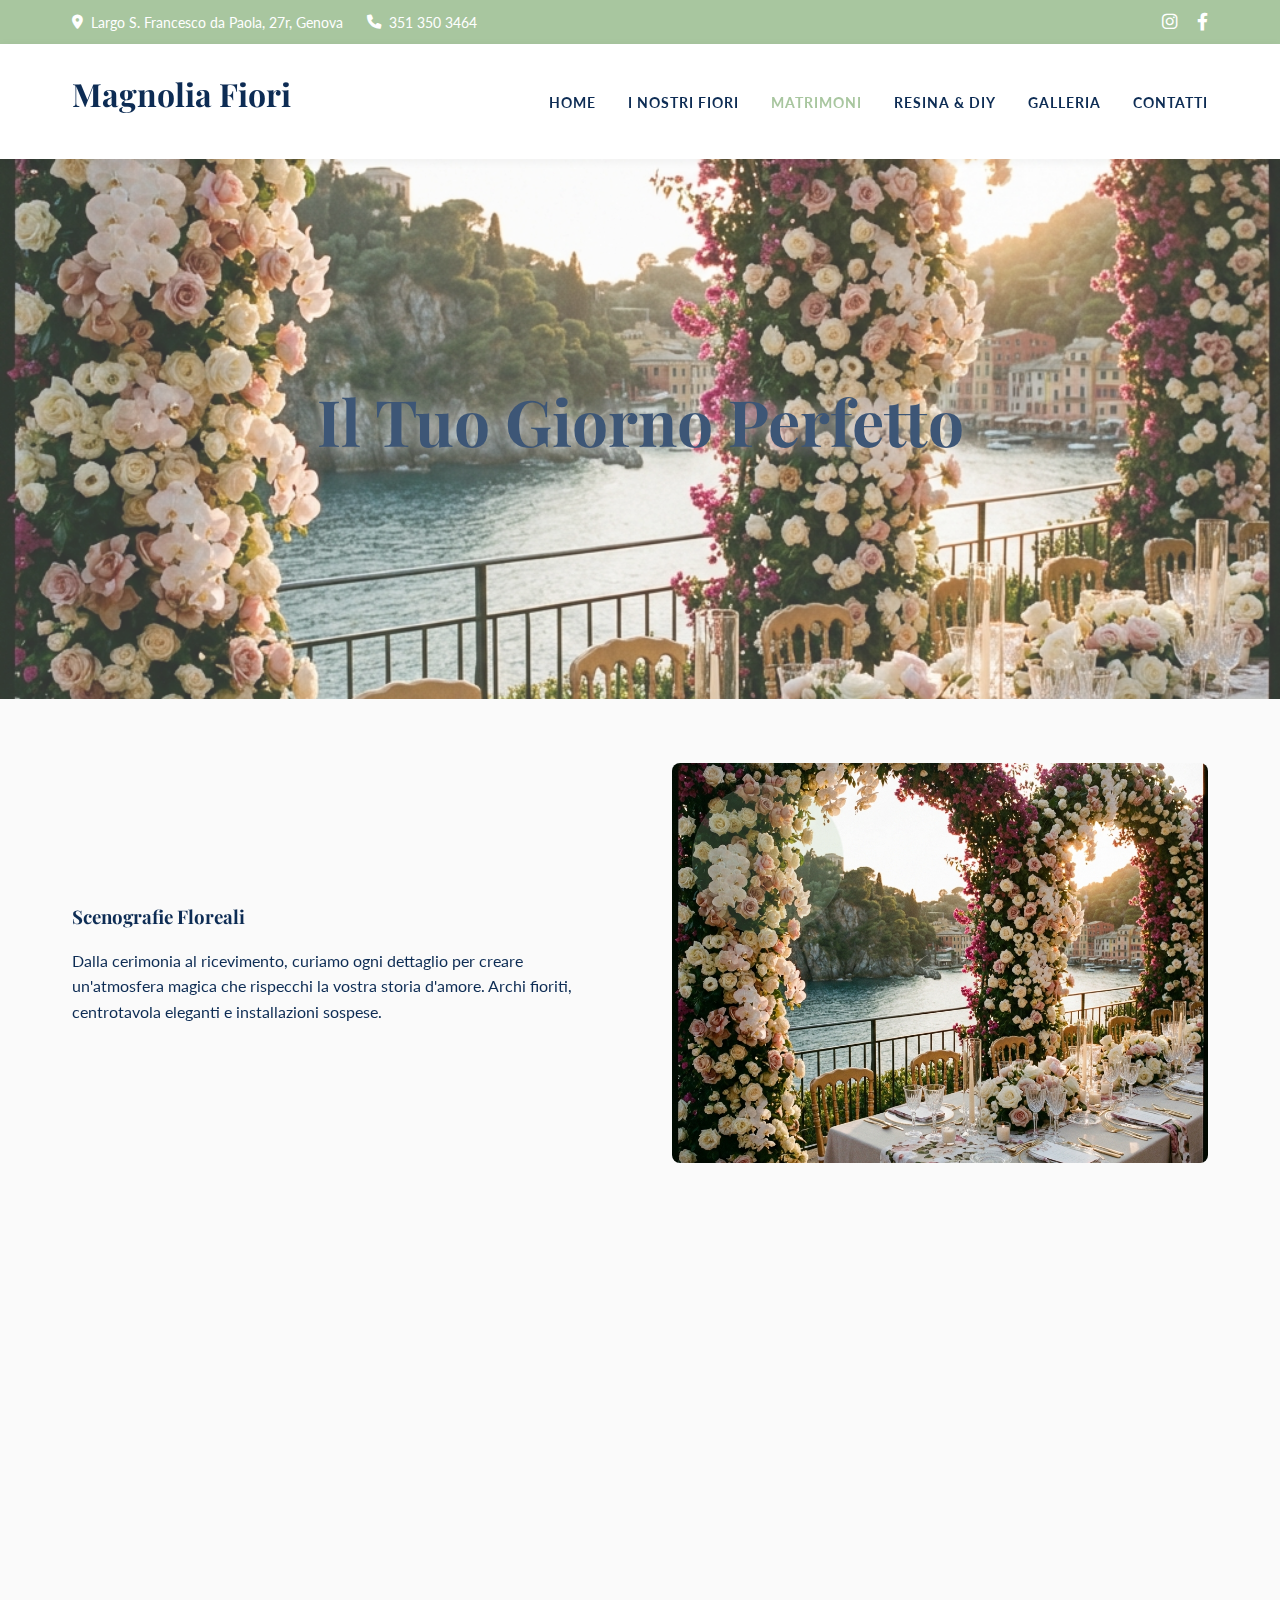
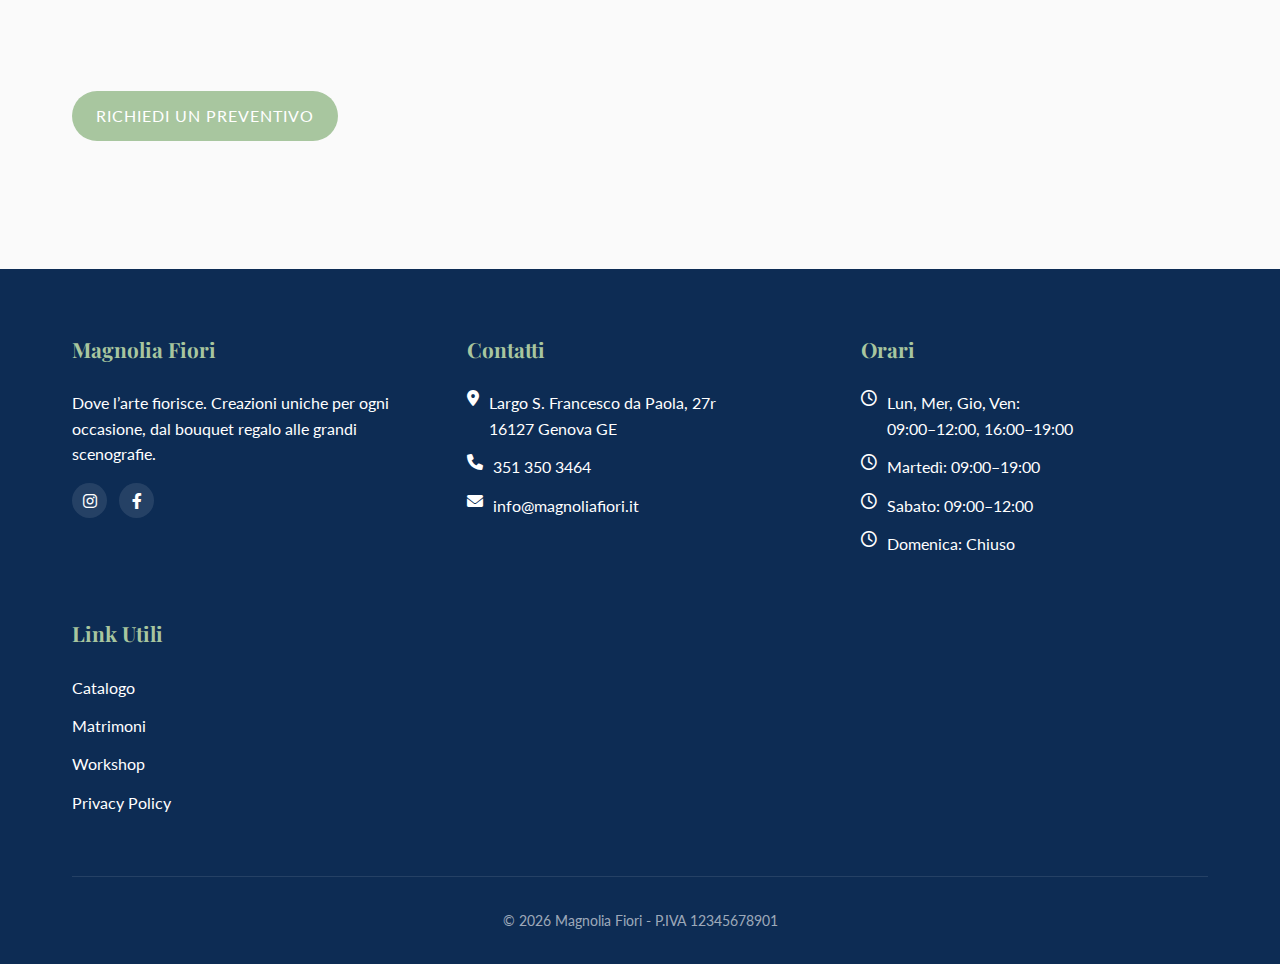
<file: matrimoni.html>
<!DOCTYPE html>
<html lang="it">

<head>
    <meta charset="UTF-8">
    <meta name="viewport" content="width=device-width, initial-scale=1.0">
    <title>Matrimoni & Eventi - Magnolia Fiori</title>
    <meta name="description" content="Allestimenti floreali da sogno per il tuo matrimonio in Liguria.">

    <link rel="preconnect" href="https://fonts.googleapis.com">
    <link rel="preconnect" href="https://fonts.gstatic.com" crossorigin>
    <link
        href="https://fonts.googleapis.com/css2?family=Lato:wght@300;400;700&family=Playfair+Display:ital,wght@0,400;0,700;1,400&display=swap"
        rel="stylesheet">

    <link rel="stylesheet" href="https://cdnjs.cloudflare.com/ajax/libs/font-awesome/6.0.0/css/all.min.css">
    <link rel="stylesheet" href="css/style.css">
    <style>
        .wedding-hero {
            background-image: url('assets/images/hero.png');
            background-size: cover;
            background-position: center;
            height: 60vh;
            position: relative;
            display: flex;
            align-items: center;
            justify-content: center;
        }

        .wedding-hero::after {
            content: '';
            position: absolute;
            inset: 0;
            background: rgba(255, 255, 255, 0.2);
        }

        /* Lighter overlay for weddings */
        .wedding-hero h2 {
            font-size: 4rem;
            z-index: 2;
            color: var(--color-midnight);
            text-shadow: 0 0 20px rgba(255, 255, 255, 0.8);
            text-align: center;
        }

        .service-row {
            display: flex;
            align-items: center;
            margin-bottom: 4rem;
            gap: 4rem;
        }

        .service-row:nth-child(even) {
            flex-direction: row-reverse;
        }

        .service-text {
            flex: 1;
        }

        .service-img {
            flex: 1;
            height: 400px;
            border-radius: 8px;
            overflow: hidden;
            position: relative;
        }

        .service-img img {
            width: 100%;
            height: 100%;
            object-fit: cover;
        }

        .service-img::before {
            content: '';
            position: absolute;
            top: 20px;
            left: 20px;
            right: 20px;
            bottom: 20px;
            border: 1px solid rgba(255, 255, 255, 0.5);
            z-index: 1;
            pointer-events: none;
        }

        @media (max-width: 768px) {
            .service-row {
                flex-direction: column !important;
            }

            .service-img {
                width: 100%;
            }
        }
    </style>
</head>

<body>

    <div class="top-bar">
        <div class="container">
            <div class="top-bar-contact">
                <span><i class="fas fa-map-marker-alt"></i> Largo S. Francesco da Paola, 27r, Genova</span>
                <span><i class="fas fa-phone"></i> 351 350 3464</span>
            </div>
            <div class="top-bar-socials">
                <a href="https://www.instagram.com/magnolia_fiorieco?igsh=YjJidnk3NGVuODh0" target="_blank"><i
                        class="fab fa-instagram"></i></a>
                <a href="https://www.facebook.com/MagnoliaFioriandc?rdid=bPSgxnzypCeqGjP2&share_url=https%3A%2F%2Fwww.facebook.com%2Fshare%2F18PchaWL8k%2F#"
                    target="_blank"><i class="fab fa-facebook-f"></i></a>
            </div>
        </div>
    </div>

    <header class="main-header">
        <div class="container header-container">
            <div class="logo"><a href="index.html">
                    <h1>Magnolia Fiori</h1>
                </a></div>
            <nav class="nav-menu">
                <ul>
                    <li><a href="index.html">Home</a></li>
                    <li><a href="catalogo.html">I Nostri Fiori</a></li>
                    <li><a href="matrimoni.html" class="active">Matrimoni</a></li>
                    <li><a href="laboratorio.html">Resina & DIY</a></li>
                    <li><a href="galleria.html">Galleria</a></li>
                    <li><a href="contatti.html">Contatti</a></li>
                </ul>
            </nav>
            <div class="nav-toggle"><span></span><span></span><span></span></div>
        </div>
    </header>

    <div class="wedding-hero">
        <div class="fade-in">
            <h2>Il Tuo Giorno Perfetto</h2>
        </div>
    </div>

    <section class="section">
        <div class="container">

            <div class="service-row fade-in">
                <div class="service-text">
                    <h3>Scenografie Floreali</h3>
                    <p>Dalla cerimonia al ricevimento, curiamo ogni dettaglio per creare un'atmosfera magica che
                        rispecchi la vostra storia d'amore. Archi fioriti, centrotavola eleganti e installazioni
                        sospese.</p>
                </div>
                <div class="service-img sage-circle">
                    <img src="assets/images/hero.png" alt="Scenografia Matrimonio">
                </div>
            </div>

            <div class="service-row fade-in">
                <div class="service-text">
                    <h3>Il Bouquet della Sposa</h3>
                    <p>Un accessorio unico, pensato esclusivamente per te. Scegliamo i fiori più pregiati per completare
                        il tuo abito con un tocco di naturale eleganza.</p>
                </div>
                <div class="service-img sage-circle">
                    <img src="assets/images/wedding_detail_1.png" alt="Bouquet Sposa">
                </div>
            </div>

            <div class="text-center mt-5">
                <a href="contatti.html" class="btn">Richiedi un Preventivo</a>
            </div>

        </div>
    </section>

    <footer>
        <div class="container">
            <div class="footer-grid">
                <div class="footer-col">
                    <h4>Magnolia Fiori</h4>
                    <p>Dove l’arte fiorisce. Creazioni uniche per ogni occasione, dal bouquet regalo alle grandi
                        scenografie.</p>
                    <div class="social-icons-footer">
                        <a href="https://www.instagram.com/magnolia_fiorieco?igsh=YjJidnk3NGVuODh0" target="_blank"><i
                                class="fab fa-instagram"></i></a>
                        <a href="https://www.facebook.com/MagnoliaFioriandc?rdid=bPSgxnzypCeqGjP2&share_url=https%3A%2F%2Fwww.facebook.com%2Fshare%2F18PchaWL8k%2F#"
                            target="_blank"><i class="fab fa-facebook-f"></i></a>
                    </div>
                </div>
                <div class="footer-col">
                    <h4>Contatti</h4>
                    <ul>
                        <li><i class="fas fa-map-marker-alt"></i> Largo S. Francesco da Paola, 27r<br>16127 Genova GE
                        </li>
                        <li><i class="fas fa-phone"></i> 351 350 3464</li>
                        <li><i class="fas fa-envelope"></i> info@magnoliafiori.it</li>
                    </ul>
                </div>
                <div class="footer-col">
                    <h4>Orari</h4>
                    <ul>
                        <li><i class="far fa-clock"></i> Lun, Mer, Gio, Ven:<br>09:00–12:00, 16:00–19:00</li>
                        <li><i class="far fa-clock"></i> Martedì: 09:00–19:00</li>
                        <li><i class="far fa-clock"></i> Sabato: 09:00–12:00</li>
                        <li><i class="far fa-clock"></i> Domenica: Chiuso</li>
                    </ul>
                </div>
                <div class="footer-col">
                    <h4>Link Utili</h4>
                    <ul>
                        <li><a href="catalogo.html">Catalogo</a></li>
                        <li><a href="matrimoni.html">Matrimoni</a></li>
                        <li><a href="laboratorio.html">Workshop</a></li>
                        <li><a href="privacy.html">Privacy Policy</a></li>
                    </ul>
                </div>
            </div>
            <div class="footer-bottom">
                <p>&copy; 2026 Magnolia Fiori - P.IVA 12345678901</p>
            </div>
        </div>
    </footer>

    <script src="js/script.js"></script>
</body>

</html>
</file>
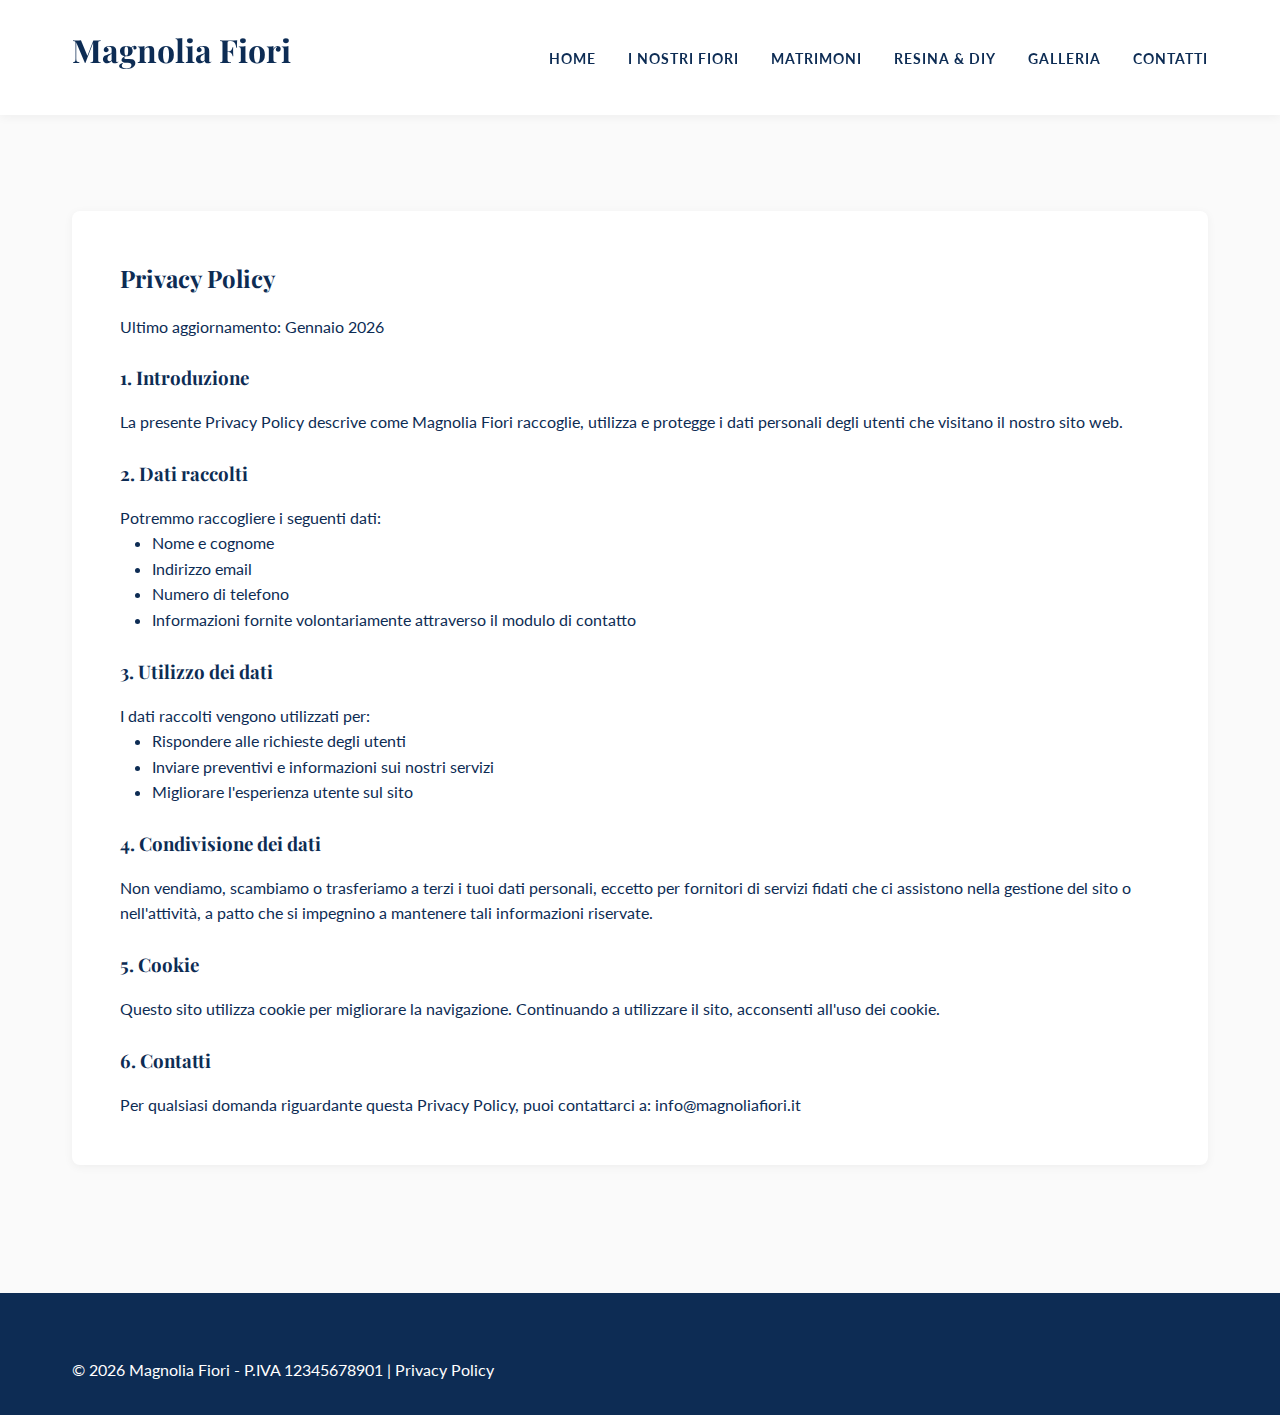
<file: privacy.html>
<!DOCTYPE html>
<html lang="it">

<head>
    <meta charset="UTF-8">
    <meta name="viewport" content="width=device-width, initial-scale=1.0">
    <title>Privacy Policy - Magnolia Fiori</title>

    <link rel="preconnect" href="https://fonts.googleapis.com">
    <link rel="preconnect" href="https://fonts.gstatic.com" crossorigin>
    <link
        href="https://fonts.googleapis.com/css2?family=Lato:wght@300;400;700&family=Playfair+Display:ital,wght@0,400;0,700;1,400&display=swap"
        rel="stylesheet">

    <link rel="stylesheet" href="css/style.css">
    <style>
        .policy-content {
            background: #fff;
            padding: 3rem;
            margin-top: 2rem;
            border-radius: 8px;
            box-shadow: 0 2px 10px rgba(0, 0, 0, 0.05);
        }

        .policy-content h3 {
            margin-top: 1.5rem;
            color: var(--color-midnight);
        }

        .policy-content ul {
            list-style: disc;
            margin-left: 2rem;
            margin-bottom: 1rem;
        }
    </style>
</head>

<body>

    <header class="main-header">
        <div class="container header-container">
            <div class="logo"><a href="index.html">
                    <h1>Magnolia Fiori</h1>
                </a></div>
            <nav class="nav-menu">
                <ul>
                    <li><a href="index.html">Home</a></li>
                    <li><a href="catalogo.html">I Nostri Fiori</a></li>
                    <li><a href="matrimoni.html">Matrimoni</a></li>
                    <li><a href="laboratorio.html">Resina & DIY</a></li>
                    <li><a href="galleria.html">Galleria</a></li>
                    <li><a href="contatti.html">Contatti</a></li>
                </ul>
            </nav>
            <div class="nav-toggle"><span></span><span></span><span></span></div>
        </div>
    </header>

    <section class="section">
        <div class="container">
            <div class="policy-content">
                <h2>Privacy Policy</h2>
                <p>Ultimo aggiornamento: Gennaio 2026</p>

                <h3>1. Introduzione</h3>
                <p>La presente Privacy Policy descrive come Magnolia Fiori raccoglie, utilizza e protegge i dati
                    personali degli utenti che visitano il nostro sito web.</p>

                <h3>2. Dati raccolti</h3>
                <p>Potremmo raccogliere i seguenti dati:</p>
                <ul>
                    <li>Nome e cognome</li>
                    <li>Indirizzo email</li>
                    <li>Numero di telefono</li>
                    <li>Informazioni fornite volontariamente attraverso il modulo di contatto</li>
                </ul>

                <h3>3. Utilizzo dei dati</h3>
                <p>I dati raccolti vengono utilizzati per:</p>
                <ul>
                    <li>Rispondere alle richieste degli utenti</li>
                    <li>Inviare preventivi e informazioni sui nostri servizi</li>
                    <li>Migliorare l'esperienza utente sul sito</li>
                </ul>

                <h3>4. Condivisione dei dati</h3>
                <p>Non vendiamo, scambiamo o trasferiamo a terzi i tuoi dati personali, eccetto per fornitori di servizi
                    fidati che ci assistono nella gestione del sito o nell'attività, a patto che si impegnino a
                    mantenere tali informazioni riservate.</p>

                <h3>5. Cookie</h3>
                <p>Questo sito utilizza cookie per migliorare la navigazione. Continuando a utilizzare il sito,
                    acconsenti all'uso dei cookie.</p>

                <h3>6. Contatti</h3>
                <p>Per qualsiasi domanda riguardante questa Privacy Policy, puoi contattarci a: info@magnoliafiori.it
                </p>
            </div>
        </div>
    </section>

    <footer>
        <div class="container">
            <p>&copy; 2026 Magnolia Fiori - P.IVA 12345678901 | <a href="privacy.html">Privacy Policy</a></p>
        </div>
    </footer>

    <script src="js/script.js"></script>
</body>

</html>
</file>
<file: css/style.css>
:root {
    /* Color Palette */
    --color-sage: #A8C69F;
    --color-midnight: #0D2C54;
    --color-magnolia-pink: #F4E1E6;
    /* Approximate soft pink */
    --color-white: #FFFFFF;
    --color-off-white: #FAFAFA;
    --color-text: #333333;

    /* Typography */
    --font-heading: 'Playfair Display', serif;
    --font-body: 'Lato', sans-serif;

    /* Spacing */
    --spacing-container: 1200px;
    --spacing-md: 2rem;
    --spacing-lg: 4rem;
}

/* Reset & Base */
* {
    box-sizing: border-box;
    margin: 0;
    padding: 0;
}

body {
    font-family: var(--font-body);
    background-color: var(--color-off-white);
    color: var(--color-midnight);
    line-height: 1.6;
    overflow-x: hidden;
    /* Prevent horizontal scroll */
}

h1,
h2,
h3,
h4,
h5,
h6 {
    font-family: var(--font-heading);
    color: var(--color-midnight);
    margin-bottom: 1rem;
    font-weight: 700;
}

a {
    text-decoration: none;
    color: inherit;
    transition: color 0.3s ease;
}

ul {
    list-style: none;
}

img {
    max-width: 100%;
    display: block;
    height: auto;
}

/* Layout Utilities */
.container {
    max-width: var(--spacing-container);
    margin: 0 auto;
    padding: 0 var(--spacing-md);
}

.section {
    padding: var(--spacing-lg) 0;
}

/* Buttons */
.btn {
    display: inline-block;
    padding: 12px 24px;
    background-color: var(--color-sage);
    color: var(--color-white);
    font-family: var(--font-body);
    text-transform: uppercase;
    letter-spacing: 1px;
    border-radius: 30px;
    /* Pillow shape */
    transition: transform 0.3s ease, background-color 0.3s ease;
    cursor: pointer;
    border: none;
}

.btn:hover {
    background-color: var(--color-midnight);
    transform: translateY(-2px);
}

.btn-secondary {
    background-color: transparent;
    border: 2px solid var(--color-midnight);
    color: var(--color-midnight);
}

.btn-secondary:hover {
    background-color: var(--color-midnight);
    color: var(--color-white);
}

/* Animations (Apple-Style) */
.fade-in {
    opacity: 0;
    transform: translateY(30px) scale(0.95);
    transition: opacity 1.2s cubic-bezier(0.16, 1, 0.3, 1),
        transform 1.2s cubic-bezier(0.16, 1, 0.3, 1),
        filter 1.2s ease-out;
    filter: blur(5px);
    will-change: opacity, transform, filter;
}

.fade-in.visible {
    opacity: 1;
    transform: translateY(0) scale(1);
    filter: blur(0);
}

.scale-reveal {
    opacity: 0;
    transform: scale(1.1);
    transition: transform 1.5s cubic-bezier(0.16, 1, 0.3, 1), opacity 1.5s ease;
}

.scale-reveal.visible {
    opacity: 1;
    transform: scale(1);
}

/* Sage Circle Motif */
.sage-circle {
    position: relative;
    z-index: 1;
}

.sage-circle::before {
    content: '';
    position: absolute;
    width: 150px;
    height: 150px;
    background-color: var(--color-sage);
    border-radius: 50%;
    top: -30px;
    left: -30px;
    z-index: -1;
    opacity: 0.2;
    transition: transform 0.5s ease;
}

.sage-circle:hover::before {
    transform: scale(1.1);
}

/* Top Bar */
.top-bar {
    background-color: var(--color-sage);
    color: var(--color-white);
    padding: 0.5rem 0;
    font-size: 0.9rem;
}

.top-bar .container {
    display: flex;
    justify-content: space-between;
    align-items: center;
}

.top-bar-contact {
    display: flex;
    gap: 1.5rem;
}

.top-bar-contact span {
    display: flex;
    align-items: center;
    gap: 0.5rem;
}

.top-bar-socials a {
    color: var(--color-white);
    margin-left: 1rem;
    font-size: 1.1rem;
}

.top-bar-socials a:hover {
    opacity: 0.8;
}

/* Header & Navigation (Global) */
.main-header {
    padding: 1.5rem 0;
    background: #fff;
    box-shadow: 0 2px 10px rgba(0, 0, 0, 0.05);
    position: sticky;
    top: 0;
    z-index: 100;
}

.header-container {
    display: flex;
    justify-content: space-between;
    align-items: center;
}

.nav-toggle {
    display: none;
}

.nav-menu ul {
    display: flex;
    gap: 2rem;
}

.nav-menu a {
    font-weight: 700;
    text-transform: uppercase;
    font-size: 0.9rem;
    letter-spacing: 1px;
}

.nav-menu a:hover,
.nav-menu a.active {
    color: var(--color-sage);
}

/* Hero Section (Global) */
.hero {
    height: 80vh;
    background-size: cover;
    background-position: center;
    position: relative;
    display: flex;
    align-items: center;
    justify-content: center;
    text-align: center;
    color: #fff;
}

.hero-overlay {
    position: absolute;
    top: 0;
    left: 0;
    width: 100%;
    height: 100%;
    background: rgba(13, 44, 84, 0.3);
}

.hero-content {
    position: relative;
    z-index: 2;
}

.hero h2 {
    font-size: 3.5rem;
    margin-bottom: 1rem;
    color: #fff;
    text-shadow: 0 2px 4px rgba(0, 0, 0, 0.3);
}

.hero p {
    font-size: 1.2rem;
    margin-bottom: 2rem;
    max-width: 600px;
    margin-left: auto;
    margin-right: auto;
}

/* Category Grid & Cards */
.category-grid {
    display: grid;
    grid-template-columns: repeat(auto-fit, minmax(300px, 1fr));
    gap: 3rem;
    text-align: center;
}

.category-card .img-wrapper {
    height: 300px;
    overflow: hidden;
    margin-bottom: 1.5rem;
    border-radius: 8px;
}

.category-card img {
    width: 100%;
    height: 100%;
    object-fit: cover;
    transition: transform 0.5s ease;
}

.category-card:hover img {
    transform: scale(1.05);
}

.btn-text {
    color: var(--color-midnight);
    font-weight: bold;
    text-decoration: underline;
}

/* Enhanced Footer */
footer {
    background: var(--color-midnight);
    color: #fff;
    padding: 4rem 0 2rem 0;
    margin-top: 4rem;
}

.footer-grid {
    display: grid;
    grid-template-columns: repeat(auto-fit, minmax(250px, 1fr));
    gap: 3rem;
    margin-bottom: 3rem;
    text-align: left;
}

.footer-col h4 {
    color: var(--color-sage);
    margin-bottom: 1.5rem;
    font-family: var(--font-heading);
    font-size: 1.3rem;
}

.footer-col ul {
    list-style: none;
    padding: 0;
}

.footer-col li {
    margin-bottom: 0.8rem;
    display: flex;
    align-items: start;
    gap: 10px;
}

.footer-col a {
    color: #fff;
    text-decoration: none;
    transition: color 0.3s;
}

.footer-col a:hover {
    color: var(--color-sage);
}

.social-icons-footer {
    margin-top: 1rem;
}

.social-icons-footer a {
    display: inline-block;
    width: 35px;
    height: 35px;
    background: rgba(255, 255, 255, 0.1);
    border-radius: 50%;
    text-align: center;
    line-height: 35px;
    margin-right: 0.5rem;
    color: #fff;
    transition: background 0.3s ease;
}

.social-icons-footer a:hover {
    background: var(--color-sage);
    color: var(--color-midnight);
}

.footer-bottom {
    border-top: 1px solid rgba(255, 255, 255, 0.1);
    padding-top: 2rem;
    text-align: center;
    font-size: 0.9rem;
    color: rgba(255, 255, 255, 0.6);
}

@media (max-width: 768px) {

    /* Top Bar Mobile */
    .top-bar .container {
        flex-direction: column;
        gap: 0.5rem;
        text-align: center;
    }

    .top-bar-contact {
        flex-direction: column;
        gap: 0.2rem;
    }

    /* Base Typography Updates */
    h1 {
        font-size: 2.2rem;
    }

    h2 {
        font-size: 1.8rem;
    }

    /* Header & Navigation */
    .header-container {
        padding: 1rem 1.5rem;
        position: relative;
    }

    .logo {
        margin-bottom: 0;
        /* Align with toggle */
        z-index: 1002;
    }

    .nav-toggle {
        display: flex;
        flex-direction: column;
        justify-content: space-between;
        width: 30px;
        height: 21px;
        z-index: 1002;
        cursor: pointer;
    }

    .nav-toggle span {
        display: block;
        width: 100%;
        height: 2px;
        background-color: var(--color-midnight);
        transition: all 0.3s cubic-bezier(0.645, 0.045, 0.355, 1);
    }

    /* Hamburger Animation */
    .nav-toggle.open span:nth-child(1) {
        transform: rotate(45deg) translate(6px, 6px);
    }

    .nav-toggle.open span:nth-child(2) {
        opacity: 0;
    }

    .nav-toggle.open span:nth-child(3) {
        transform: rotate(-45deg) translate(6px, -6px);
    }

    /* Fullscreen Mobile Menu */
    .nav-menu {
        position: fixed;
        top: 0;
        right: -100%;
        width: 100%;
        height: 100vh;
        background: rgba(255, 255, 255, 0.98);
        display: flex;
        align-items: center;
        justify-content: center;
        transition: right 0.4s cubic-bezier(0.77, 0, 0.175, 1);
        z-index: 1000;
        box-shadow: -5px 0 15px rgba(0, 0, 0, 0.05);
    }

    .nav-menu.active {
        right: 0;
    }

    .nav-menu ul {
        flex-direction: column;
        text-align: center;
        gap: 2.5rem;
    }

    .nav-menu a {
        font-size: 1.5rem;
        font-weight: 300;
        color: var(--color-midnight);
        display: block;
        opacity: 0;
        transform: translateY(20px);
        transition: opacity 0.4s ease, transform 0.4s ease;
    }

    .nav-menu.active a {
        opacity: 1;
        transform: translateY(0);
        transition-delay: 0.2s;
    }
}
</file>
